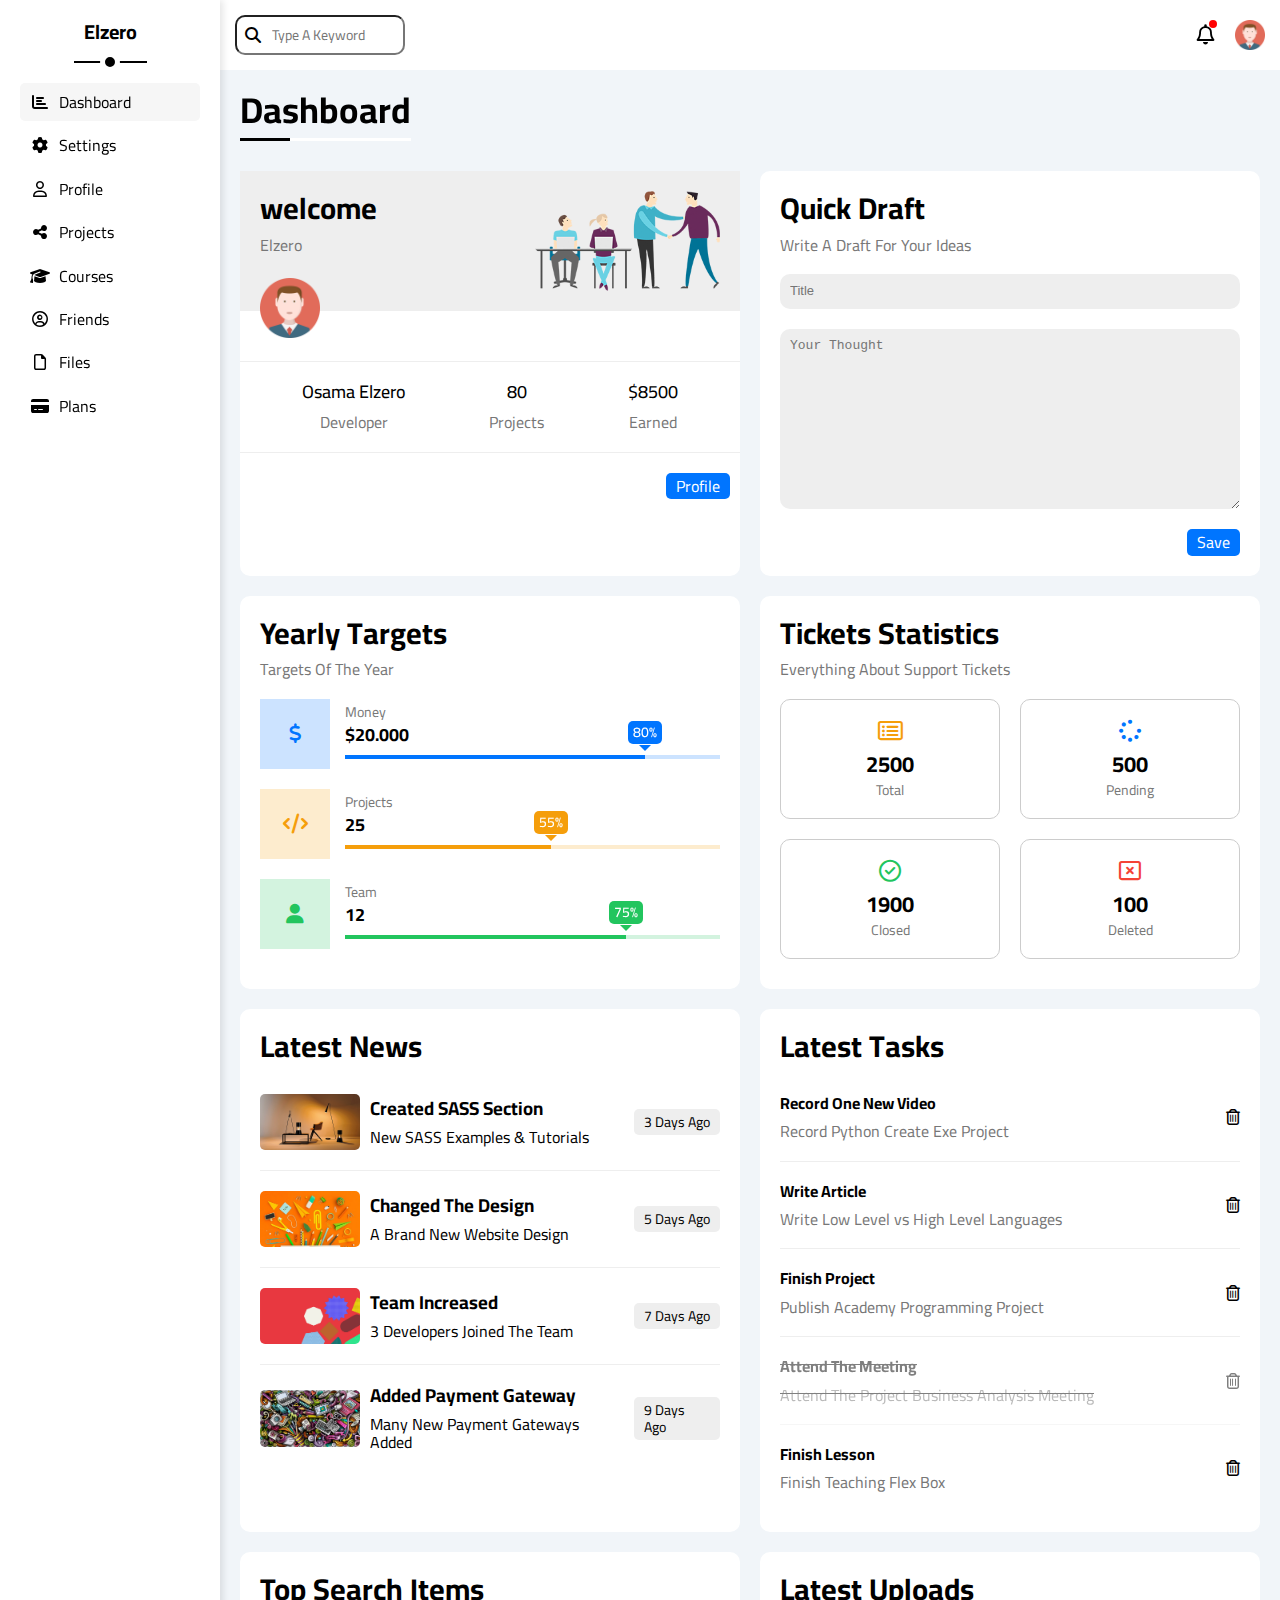
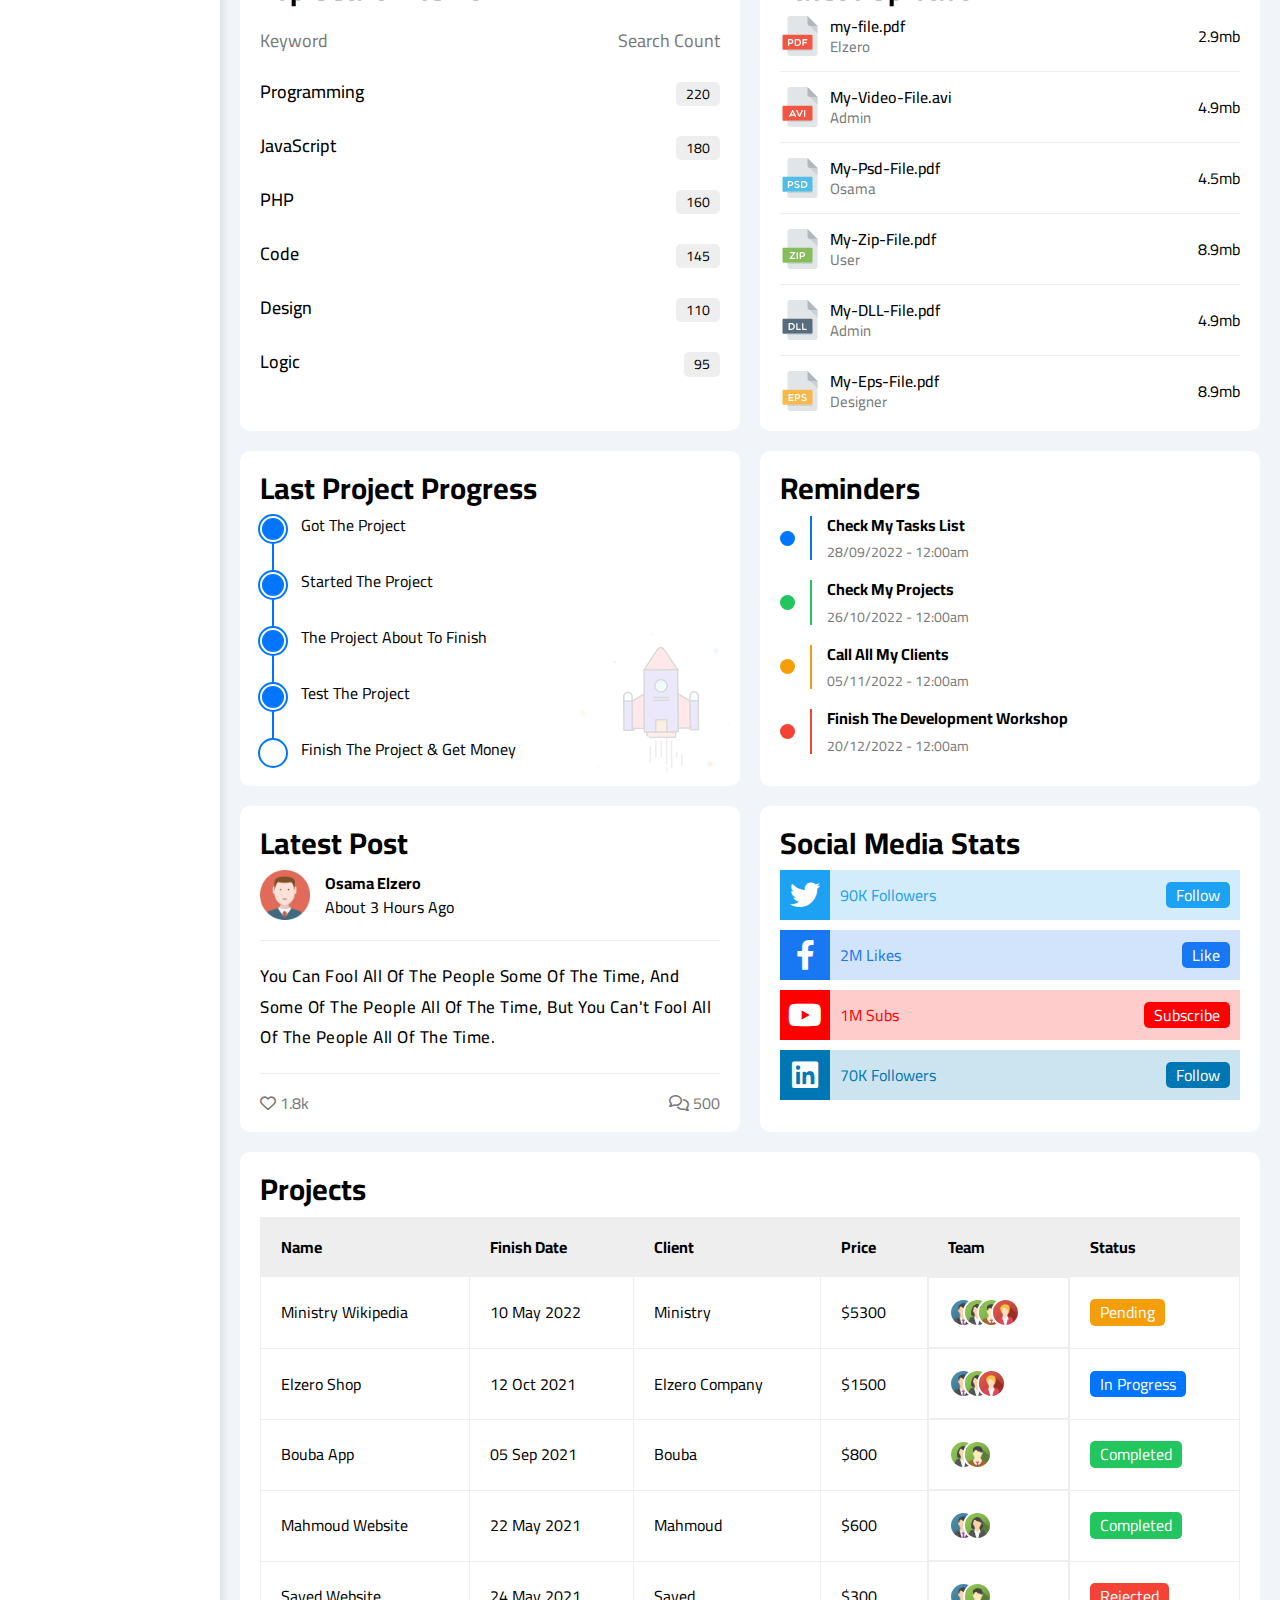
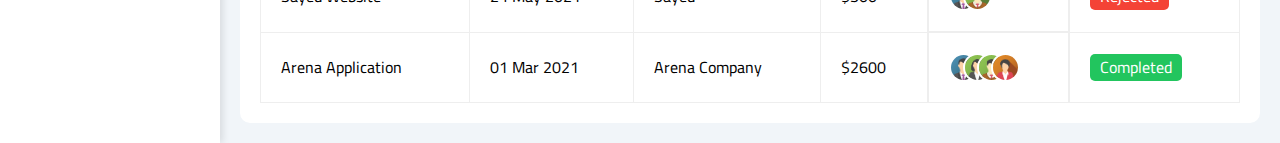
<file: index.html>
<!DOCTYPE html>
<html lang="en">
	<head>
		<meta charset="UTF-8" />
		<meta name="viewport" content="width=device-width, initial-scale=1.0" />
		<title>Dashboard</title>
		<!-- Google Fonts -->
		<link rel="preconnect" href="https://fonts.googleapis.com" />
		<link rel="preconnect" href="https://fonts.gstatic.com" crossorigin />
		<link
			href="https://fonts.googleapis.com/css2?family=Cairo:wght@400;500;700;800&display=swap"
			rel="stylesheet"
		/>
		<!-- Font Awesome -->
		<link rel="stylesheet" href="css/all.min.css" />
		<!-- Render Page Elements Normally -->
		<link rel="stylesheet" href="css/normalize.css" />
		<!-- Style apply for all pages -->
		<link rel="stylesheet" href="css/common.css" />
		<!-- Main Page CSS -->
		<link rel="stylesheet" href="css/index.css" />
	</head>
	<body>
		<div class="page">
			<!-- Aside -->
			<aside>
				<div class="logo">Elzero</div>
				<ul class="aside__links">
					<li class="active">
						<a href="index.html">
							<i class="fa-solid fa-chart-bar"></i>
							<span class="mobile-none">Dashboard</span>
						</a>
					</li>
					<li>
						<a href="settings.html">
							<i class="fa-solid fa-gear"></i>
							<span class="mobile-none">Settings</span>
						</a>
					</li>
					<li>
						<a href="profile.html">
							<i class="fa-regular fa-user"></i>
							<span class="mobile-none">Profile</span>
						</a>
					</li>
					<li>
						<a href="projects.html">
							<i class="fa-solid fa-share-nodes"></i>
							<span class="mobile-none">Projects</span>
						</a>
					</li>
					<li>
						<a href="courses.html">
							<i class="fa-solid fa-graduation-cap"></i>
							<span class="mobile-none">Courses</span>
						</a>
					</li>
					<li>
						<a href="friends.html">
							<i class="fa-regular fa-circle-user"></i>
							<span class="mobile-none">Friends</span>
						</a>
					</li>
					<li>
						<a href="files.html">
							<i class="fa-regular fa-file"></i>
							<span class="mobile-none">Files</span>
						</a>
					</li>
					<li>
						<a href="plans.html">
							<i class="fa-solid fa-credit-card"></i>
							<span class="mobile-none">Plans</span>
						</a>
					</li>
				</ul>
			</aside>
			<!-- Aside -->
			<div class="page__content">
				<!-- Header  -->
				<header class="header">
					<div class="header__search">
						<input
							type="search"
							name="search"
							id="searchInput"
							placeholder="Type A Keyword"
							class="header__search-input"
						/>
					</div>
					<i class="header__notification fa-regular fa-bell"></i>
					<img
						src="images/avatar.png"
						alt="logo"
						class="header__profile"
					/>
				</header>
				<!-- Header  -->
				<!-- Main -->
				<main>
					<h1 class="main-title">Dashboard</h1>
					<div class="main-content">
						<!-- Welcome -->
						<div class="welcome section">
							<div class="welcome__header">
								<div class="text">
									<h2 class="section-title">welcome</h2>
									<p class="section-subtitle">Elzero</p>
								</div>
								<img
									class="welcome__image mobile-none"
									src="images/welcome.png"
									alt=""
								/>
								<div class="image-circle">
									<img src="images/avatar.png" alt="" />
								</div>
							</div>
							<div class="welcome__stats">
								<div class="developer">
									<p class="value">Osama Elzero</p>
									<p class="property">Developer</p>
								</div>
								<div class="projects">
									<p class="value">80</p>
									<p class="property">Projects</p>
								</div>
								<div class="earned">
									<p class="value">$8500</p>
									<p class="property">Earned</p>
								</div>
							</div>
							<a
								class="welcome__profile-btn btn"
								href="profile.html"
							>
								Profile
							</a>
						</div>
						<!-- Welcome -->
						<!-- Quick Draft -->
						<div class="quick-draft section">
							<h2 class="section-title">Quick Draft</h2>
							<p class="section-subtitle">
								Write A Draft For Your Ideas
							</p>
							<form class="quick-draft__form" action="">
								<input
									class="quick-draft__title-input"
									type="text"
									name="title"
									placeholder="Title"
								/>
								<textarea
									class="quick-draft__thought-input"
									name="thought"
									placeholder="Your Thought"
								></textarea>
								<input
									class="quick-draft__submit-btn btn"
									type="submit"
									value="Save"
								/>
							</form>
						</div>
						<!-- Quick Draft -->
						<!-- Yearly Targets -->
						<div class="targets section">
							<h2 class="section-title">Yearly Targets</h2>
							<p class="section-subtitle">Targets Of The Year</p>
							<div class="targets__show">
								<div class="targets__target money">
									<i
										class="fa-solid fa-dollar-sign target__icon"
									></i>
									<div class="target__info">
										<p class="target__category">Money</p>
										<p class="target__value">$20.000</p>
										<div class="target__progress-bar">
											<div
												class="target__progress"
												style="width: 80%"
												data-progress="80%"
											></div>
										</div>
									</div>
								</div>
								<div class="targets__target projects">
									<i
										class="fa-solid fa-code target__icon"
									></i>
									<div class="target__info">
										<p class="target__category">Projects</p>
										<p class="target__value">25</p>
										<div class="target__progress-bar">
											<div
												class="target__progress"
												style="width: 55%"
												data-progress="55%"
											></div>
										</div>
									</div>
								</div>
								<div class="targets__target team">
									<i
										class="fa-solid fa-user target__icon"
									></i>
									<div class="target__info">
										<p class="target__category">Team</p>
										<p class="target__value">12</p>
										<div class="target__progress-bar">
											<div
												class="target__progress"
												style="width: 75%"
												data-progress="75%"
											></div>
										</div>
									</div>
								</div>
							</div>
						</div>
						<!-- Yearly Targets -->
						<!-- Stats -->
						<div class="stats section">
							<h2 class="section-title">Tickets Statistics</h2>
							<p class="section-subtitle">
								Everything About Support Tickets
							</p>
							<div class="stats__content">
								<div class="stats__stat total">
									<i
										class="fa-regular fa-rectangle-list stat__icon"
									></i>
									<p class="stat__value">2500</p>
									<p class="stat__category">Total</p>
								</div>
								<div class="stats__stat pending">
									<i
										class="fa-solid fa-spinner stat__icon"
									></i>
									<p class="stat__value">500</p>
									<p class="stat__category">Pending</p>
								</div>
								<div class="stats__stat closed">
									<i
										class="fa-regular fa-circle-check stat__icon"
									></i>
									<p class="stat__value">1900</p>
									<p class="stat__category">Closed</p>
								</div>
								<div class="stats__stat deleted">
									<i
										class="fa-regular fa-rectangle-xmark stat__icon"
									></i>
									<p class="stat__value">100</p>
									<p class="stat__category">Deleted</p>
								</div>
							</div>
						</div>
						<!-- Stats -->
						<!-- News -->
						<div class="news section">
							<h2 class="section-title">Latest News</h2>
							<div class="news__content">
								<article class="news__article">
									<img
										class="news__article-image"
										src="images/news-01.png"
										alt="office"
									/>
									<div class="text">
										<h3 class="news__article-title">
											Created SASS Section
										</h3>
										<p class="news__article-details">
											New SASS Examples & Tutorials
										</p>
									</div>
									<div class="news__article-date">
										3 Days Ago
									</div>
								</article>
								<article class="news__article">
									<img
										class="news__article-image"
										src="images/news-02.png"
										alt="drawing tools"
									/>
									<div class="text">
										<h3 class="news__article-title">
											Changed The Design
										</h3>
										<p class="news__article-details">
											A Brand New Website Design
										</p>
									</div>
									<div class="news__article-date">
										5 Days Ago
									</div>
								</article>
								<article class="news__article">
									<img
										class="news__article-image"
										src="images/news-03.png"
										alt="shapes"
									/>
									<div class="text">
										<h3 class="news__article-title">
											Team Increased
										</h3>
										<p class="news__article-details">
											3 Developers Joined The Team
										</p>
									</div>
									<div class="news__article-date">
										7 Days Ago
									</div>
								</article>
								<article class="news__article">
									<img
										class="news__article-image"
										src="images/news-04.png"
										alt="electronics"
									/>
									<div class="text">
										<h3 class="news__article-title">
											Added Payment Gateway
										</h3>
										<p class="news__article-details">
											Many New Payment Gateways Added
										</p>
									</div>
									<div class="news__article-date">
										9 Days Ago
									</div>
								</article>
							</div>
						</div>
						<!-- News -->
						<!-- Tasks -->
						<div class="tasks section">
							<h2 class="section-title">Latest Tasks</h2>
							<div class="tasks__content">
								<div class="tasks__task">
									<div class="tasks__task-text">
										<h3 class="tasks__task-title">
											Record One New Video
										</h3>
										<p class="tasks__task-description">
											Record Python Create Exe Project
										</p>
									</div>
									<i
										class="fa-regular fa-trash-can tasks__task-delete-icon"
									></i>
								</div>
								<div class="tasks__task">
									<div class="tasks__task-text">
										<h3 class="tasks__task-title">
											Write Article
										</h3>
										<p class="tasks__task-description">
											Write Low Level vs High Level
											Languages
										</p>
									</div>
									<i
										class="fa-regular fa-trash-can tasks__task-delete-icon"
									></i>
								</div>
								<div class="tasks__task">
									<div class="tasks__task-text">
										<h3 class="tasks__task-title">
											Finish Project
										</h3>
										<p class="tasks__task-description">
											Publish Academy Programming Project
										</p>
									</div>
									<i
										class="fa-regular fa-trash-can tasks__task-delete-icon"
									></i>
								</div>
								<div class="tasks__task deleted">
									<div class="tasks__task-text">
										<h3 class="tasks__task-title">
											Attend The Meeting
										</h3>
										<p class="tasks__task-description">
											Attend The Project Business Analysis
											Meeting
										</p>
									</div>
									<i
										class="fa-regular fa-trash-can tasks__task-delete-icon"
									></i>
								</div>
								<div class="tasks__task">
									<div class="tasks__task-text">
										<h3 class="tasks__task-title">
											Finish Lesson
										</h3>
										<p class="tasks__task-description">
											Finish Teaching Flex Box
										</p>
									</div>
									<i
										class="fa-regular fa-trash-can tasks__task-delete-icon"
									></i>
								</div>
							</div>
						</div>
						<!-- Tasks -->
						<!-- Top Search -->
						<div class="top-search section">
							<h2 class="section-title">Top Search Items</h2>
							<div class="top-search__header top-search__row">
								<div class="top-search__header-title">
									Keyword
								</div>
								<div class="top-search__header-title">
									Search Count
								</div>
							</div>
							<div class="top-search__row">
								<div class="top-search__row-property">
									Programming
								</div>
								<div class="top-search__row-value">220</div>
							</div>
							<div class="top-search__row">
								<div class="top-search__row-property">
									JavaScript
								</div>
								<div class="top-search__row-value">180</div>
							</div>
							<div class="top-search__row">
								<div class="top-search__row-property">PHP</div>
								<div class="top-search__row-value">160</div>
							</div>
							<div class="top-search__row">
								<div class="top-search__row-property">Code</div>
								<div class="top-search__row-value">145</div>
							</div>
							<div class="top-search__row">
								<div class="top-search__row-property">
									Design
								</div>
								<div class="top-search__row-value">110</div>
							</div>
							<div class="top-search__row">
								<div class="top-search__row-property">
									Logic
								</div>
								<div class="top-search__row-value">95</div>
							</div>
						</div>
						<!-- Top Search -->
						<!-- Upload -->
						<div class="upload section">
							<h2 class="section-title">Latest Uploads</h2>
							<div class="upload__file">
								<!-- File -->
								<img
									class="upload__file-image"
									src="images/pdf.svg"
									alt=""
								/>
								<div class="upload__file-text">
									<div class="upload__file-name">
										my-file.pdf
									</div>
									<div class="upload__file-author">
										Elzero
									</div>
								</div>
								<div class="upload__file-size">2.9mb</div>
							</div>
							<div class="upload__file">
								<!-- File -->
								<img
									class="upload__file-image"
									src="images/avi.svg"
									alt="avi"
								/>
								<div class="upload__file-text">
									<div class="upload__file-name">
										My-Video-File.avi
									</div>
									<div class="upload__file-author">Admin</div>
								</div>
								<div class="upload__file-size">4.9mb</div>
							</div>
							<div class="upload__file">
								<!-- File -->
								<img
									class="upload__file-image"
									src="images/psd.svg"
									alt=""
								/>
								<div class="upload__file-text">
									<div class="upload__file-name">
										My-Psd-File.pdf
									</div>
									<div class="upload__file-author">Osama</div>
								</div>
								<div class="upload__file-size">4.5mb</div>
							</div>
							<div class="upload__file">
								<!-- File -->
								<img
									class="upload__file-image"
									src="images/zip.svg"
									alt=""
								/>
								<div class="upload__file-text">
									<div class="upload__file-name">
										My-Zip-File.pdf
									</div>
									<div class="upload__file-author">User</div>
								</div>
								<div class="upload__file-size">8.9mb</div>
							</div>
							<div class="upload__file">
								<!-- File -->
								<img
									class="upload__file-image"
									src="images/dll.svg"
									alt=""
								/>
								<div class="upload__file-text">
									<div class="upload__file-name">
										My-DLL-File.pdf
									</div>
									<div class="upload__file-author">Admin</div>
								</div>
								<div class="upload__file-size">4.9mb</div>
							</div>
							<div class="upload__file">
								<!-- File -->
								<img
									class="upload__file-image"
									src="images/eps.svg"
									alt=""
								/>
								<div class="upload__file-text">
									<div class="upload__file-name">
										My-Eps-File.pdf
									</div>
									<div class="upload__file-author">
										Designer
									</div>
								</div>
								<div class="upload__file-size">8.9mb</div>
							</div>
						</div>
						<!-- Upload -->
						<!-- Progress -->
						<div class="progress section">
							<h2 class="section-title">Last Project Progress</h2>
							<div class="progress__content">
								<div class="progress__step finished">
									<div class="progress__circle"></div>
									Got The Project
								</div>
								<div class="progress__step finished">
									<div class="progress__circle"></div>
									Started The Project
								</div>
								<div class="progress__step finished">
									<div class="progress__circle"></div>
									The Project About To Finish
								</div>
								<div class="progress__step current">
									<div class="progress__circle"></div>
									Test The Project
								</div>
								<div class="progress__step">
									<div class="progress__circle"></div>
									Finish The Project & Get Money
								</div>
								<img
									class="progress__image mobile-none"
									src="images/project.png"
									alt="rocket"
								/>
							</div>
						</div>
						<!-- Progress -->
						<!-- Reminders -->
						<div class="reminders section">
							<h2 class="section-title">Reminders</h2>
							<div class="reminders__content">
								<div class="reminders__reminder c-var-blue">
									<div class="reminder__circle bg-var"></div>
									<div class="reminder__line bg-var"></div>
									<div class="reminder__text">
										<div class="reminder__title">
											Check My Tasks List
										</div>
										<div class="reminder__time">
											28/09/2022 - 12:00am
										</div>
									</div>
								</div>
								<div class="reminders__reminder c-var-green">
									<div class="reminder__circle bg-var"></div>
									<div class="reminder__line bg-var"></div>
									<div class="reminder__text">
										<div class="reminder__title">
											Check My Projects
										</div>
										<div class="reminder__time">
											26/10/2022 - 12:00am
										</div>
									</div>
								</div>
								<div class="reminders__reminder c-var-yellow">
									<div class="reminder__circle bg-var"></div>
									<div class="reminder__line bg-var"></div>
									<div class="reminder__text">
										<div class="reminder__title">
											Call All My Clients
										</div>
										<div class="reminder__time">
											05/11/2022 - 12:00am
										</div>
									</div>
								</div>
								<div class="reminders__reminder c-var-red">
									<div class="reminder__circle bg-var"></div>
									<div class="reminder__line bg-var"></div>
									<div class="reminder__text">
										<div class="reminder__title">
											Finish The Development Workshop
										</div>
										<div class="reminder__time">
											20/12/2022 - 12:00am
										</div>
									</div>
								</div>
							</div>
						</div>
						<!-- Reminders -->
						<!-- Latest Post -->
						<div class="latest-post section">
							<h2 class="section-title">Latest Post</h2>
							<div class="latest-post__author">
								<img
									class="latest-post__author-image"
									src="images/avatar.png"
									alt=""
								/>
								<div class="latest-post__author-info">
									<div class="latest-post__author-name">
										Osama Elzero
									</div>
									<div class="latest-post__time">
										About 3 Hours Ago
									</div>
								</div>
							</div>
							<div class="latest-post__text">
								You Can Fool All Of The People Some Of The Time,
								And Some Of The People All Of The Time, But You
								Can't Fool All Of The People All Of The Time.
							</div>
							<div class="latest-post__stats">
								<span class="latest-post__stats-hearts">
									<i class="far fa-heart"></i>
									1.8k
								</span>
								<span class="latest-post__stats-comments">
									<i class="fa-regular fa-comments"></i>
									500
								</span>
							</div>
						</div>
						<!-- Latest Post -->
						<!-- Social Stats -->
						<div class="social-stats section">
							<h2 class="section-title">Social Media Stats</h2>
							<div class="social-stats__content">
								<div class="social-stats__stat twitter">
									<i
										class="fab fa-twitter social-stats__stat-icon"
									></i>
									<div class="social-stats__stat-number">
										90K Followers
									</div>
									<a
										href="#"
										class="social-stats__stat-btn btn bg-var"
									>
										Follow
									</a>
								</div>
								<div class="social-stats__stat facebook">
									<i
										class="fab fa-facebook-f social-stats__stat-icon"
									></i>
									<div class="social-stats__stat-number">
										2M Likes
									</div>
									<a
										href="#"
										class="social-stats__stat-btn btn bg-var"
									>
										Like
									</a>
								</div>
								<div class="social-stats__stat youtube">
									<i
										class="fab fa-youtube social-stats__stat-icon"
									></i>
									<div class="social-stats__stat-number">
										1M Subs
									</div>
									<a
										href="#"
										class="social-stats__stat-btn btn bg-var"
									>
										Subscribe
									</a>
								</div>
								<div class="social-stats__stat linkedin">
									<i
										class="fab fa-linkedin social-stats__stat-icon"
									></i>
									<div class="social-stats__stat-number">
										70K Followers
									</div>
									<a
										href="#"
										class="social-stats__stat-btn btn bg-var"
									>
										Follow
									</a>
								</div>
							</div>
						</div>
						<!-- Social Stats -->
					</div>
					<!-- Projects -->
					<div class="projects section">
						<h2 class="section-title">Projects</h2>
						<div class="projects__content">
							<table class="projects__table">
								<thead>
									<tr>
										<th>Name</th>
										<th>Finish Date</th>
										<th>Client</th>
										<th>Price</th>
										<th>Team</th>
										<th>Status</th>
									</tr>
								</thead>
								<tbody>
									<tr>
										<td>Ministry Wikipedia</td>
										<td>10 May 2022</td>
										<td>Ministry</td>
										<td>$5300</td>
										<td class="project-team">
											<img
												src="images/team-01.png"
												alt=""
											/>
											<img
												src="images/team-02.png"
												alt=""
											/>
											<img
												src="images/team-03.png"
												alt=""
											/>
											<img
												src="images/team-05.png"
												alt=""
											/>
										</td>
										<td>
											<div
												class="project-state bg-var pending btn"
											></div>
										</td>
									</tr>
									<tr>
										<td>Elzero Shop</td>
										<td>12 Oct 2021</td>
										<td>Elzero Company</td>
										<td>$1500</td>
										<td class="project-team">
											<img
												src="images/team-01.png"
												alt=""
											/>
											<img
												src="images/team-02.png"
												alt=""
											/>
											<img
												src="images/team-05.png"
												alt=""
											/>
										</td>
										<td>
											<div
												class="project-state bg-var in-progress btn"
											></div>
										</td>
									</tr>
									<tr>
										<td>Bouba App</td>
										<td>05 Sep 2021</td>
										<td>Bouba</td>
										<td>$800</td>
										<td class="project-team">
											<img
												src="images/team-02.png"
												alt=""
											/>
											<img
												src="images/team-03.png"
												alt=""
											/>
										</td>
										<td>
											<div
												class="project-state bg-var completed btn"
											></div>
										</td>
									</tr>
									<tr>
										<td>Mahmoud Website</td>
										<td>22 May 2021</td>
										<td>Mahmoud</td>
										<td>$600</td>
										<td class="project-team">
											<img
												src="images/team-01.png"
												alt=""
											/>
											<img
												src="images/team-02.png"
												alt=""
											/>
										</td>
										<td>
											<div
												class="project-state bg-var completed btn"
											></div>
										</td>
									</tr>
									<tr>
										<td>Sayed Website</td>
										<td>24 May 2021</td>
										<td>Sayed</td>
										<td>$300</td>
										<td class="project-team">
											<img
												src="images/team-01.png"
												alt=""
											/>
											<img
												src="images/team-03.png"
												alt=""
											/>
										</td>
										<td>
											<div
												class="project-state bg-var rejected btn"
											></div>
										</td>
									</tr>
									<tr>
										<td>Arena Application</td>
										<td>01 Mar 2021</td>
										<td>Arena Company</td>
										<td>$2600</td>
										<td class="project-team">
											<img
												src="images/team-01.png"
												alt=""
											/>
											<img
												src="images/team-02.png"
												alt=""
											/>
											<img
												src="images/team-03.png"
												alt=""
											/>
											<img
												src="images/team-04.png"
												alt=""
											/>
										</td>
										<td>
											<div
												class="project-state bg-var completed btn"
											></div>
										</td>
									</tr>
								</tbody>
							</table>
						</div>
					</div>
					<!-- Projects -->
				</main>
				<!-- Main -->
			</div>
		</div>
	</body>
</html>
</file>
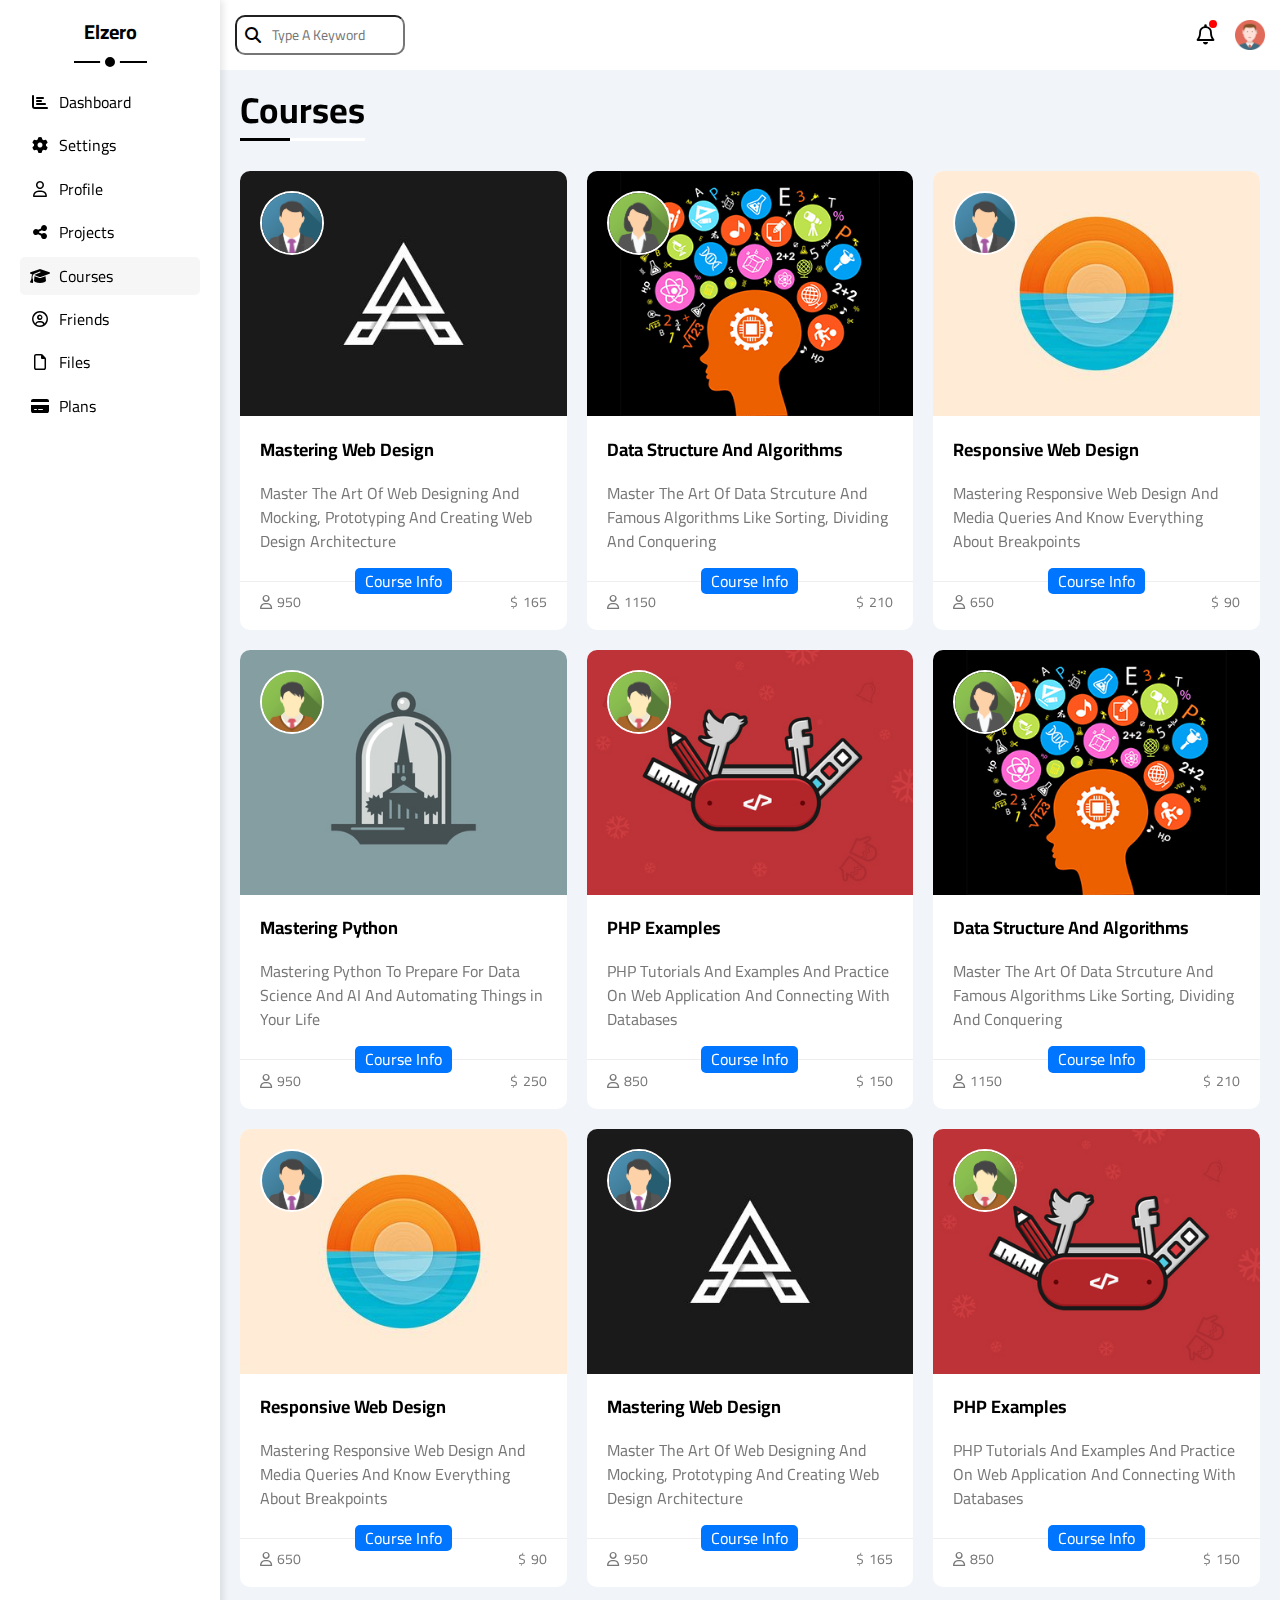
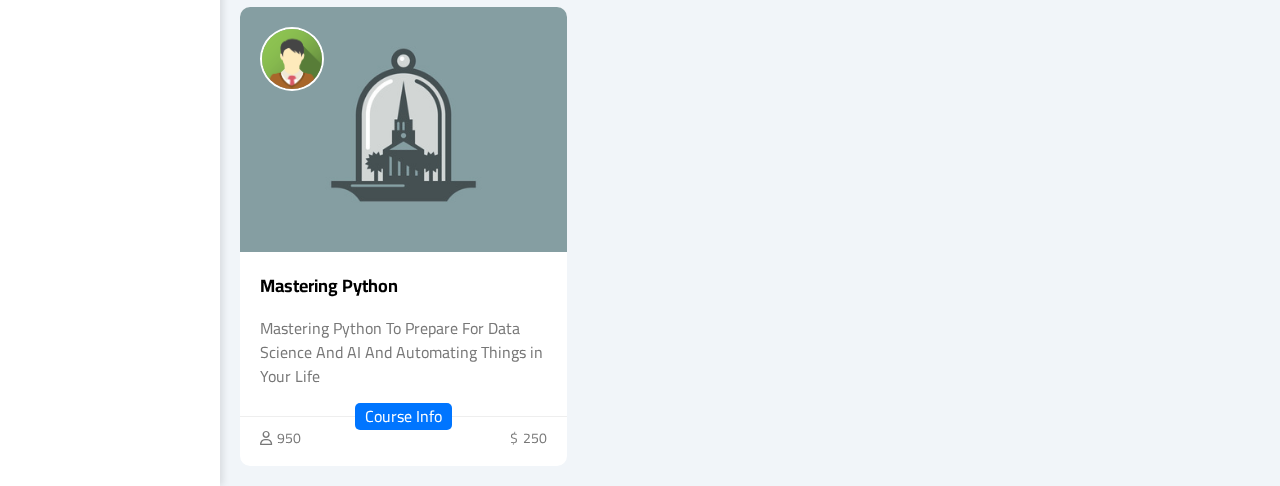
<file: courses.html>
<!DOCTYPE html>
<html lang="en">
	<head>
		<meta charset="UTF-8" />
		<meta name="viewport" content="width=device-width, initial-scale=1.0" />
		<title>Courses</title>
		<!-- Google Fonts -->
		<link rel="preconnect" href="https://fonts.googleapis.com" />
		<link rel="preconnect" href="https://fonts.gstatic.com" crossorigin />
		<link
			href="https://fonts.googleapis.com/css2?family=Cairo:wght@400;500;700;800&display=swap"
			rel="stylesheet"
		/>
		<!-- Font Awesome -->
		<link rel="stylesheet" href="css/all.min.css" />
		<!-- Render Page Elements Normally -->
		<link rel="stylesheet" href="css/normalize.css" />
		<!-- Style apply for all pages -->
		<link rel="stylesheet" href="css/common.css" />
		<!-- Main Page CSS -->
		<link rel="stylesheet" href="css/cources.css" />
	</head>
	<body>
		<div class="page">
			<!-- Aside -->
			<aside>
				<div class="logo">Elzero</div>
				<ul class="aside__links">
					<li>
						<a href="index.html">
							<i class="fa-solid fa-chart-bar"></i>
							<span class="mobile-none">Dashboard</span>
						</a>
					</li>
					<li>
						<a href="settings.html">
							<i class="fa-solid fa-gear"></i>
							<span class="mobile-none">Settings</span>
						</a>
					</li>
					<li>
						<a href="profile.html">
							<i class="fa-regular fa-user"></i>
							<span class="mobile-none">Profile</span>
						</a>
					</li>
					<li>
						<a href="projects.html">
							<i class="fa-solid fa-share-nodes"></i>
							<span class="mobile-none">Projects</span>
						</a>
					</li>
					<li class="active">
						<a href="courses.html">
							<i class="fa-solid fa-graduation-cap"></i>
							<span class="mobile-none">Courses</span>
						</a>
					</li>
					<li>
						<a href="friends.html">
							<i class="fa-regular fa-circle-user"></i>
							<span class="mobile-none">Friends</span>
						</a>
					</li>
					<li>
						<a href="files.html">
							<i class="fa-regular fa-file"></i>
							<span class="mobile-none">Files</span>
						</a>
					</li>
					<li>
						<a href="plans.html">
							<i class="fa-solid fa-credit-card"></i>
							<span class="mobile-none">Plans</span>
						</a>
					</li>
				</ul>
			</aside>
			<div class="page__content">
				<!-- Header  -->
				<header class="header">
					<div class="header__search">
						<input
							type="search"
							name="search"
							id="searchInput"
							placeholder="Type A Keyword"
							class="header__search-input"
						/>
					</div>
					<i class="header__notification fa-regular fa-bell"></i>
					<img
						src="images/avatar.png"
						alt="logo"
						class="header__profile"
					/>
				</header>
				<!-- Header  -->
				<!-- Main -->
				<main>
					<h1 class="main-title">Courses</h1>
					<div class="main-content">
						<div class="box section">
							<img
								class="course-image"
								src="images/course-01.jpg"
								alt=""
							/>
							<div class="text">
								<h2 class="course-title">
									Mastering Web Design
								</h2>
								<p class="course-description">
									Master The Art Of Web Designing And Mocking,
									Prototyping And Creating Web Design
									Architecture
								</p>
								<div class="info-holder">
									<div class="course-info btn">
										Course Info
									</div>
								</div>
								<div class="course-stats">
									<div class="sells">950</div>
									<div class="price">165</div>
								</div>
							</div>
							<img
								class="course-author"
								src="images/team-01.png"
								alt=""
							/>
						</div>
						<div class="box section">
							<img
								class="course-image"
								src="images/course-02.jpg"
								alt=""
							/>
							<div class="text">
								<h2 class="course-title">
									Data Structure And Algorithms
								</h2>
								<p class="course-description">
									Master The Art Of Data Strcuture And Famous
									Algorithms Like Sorting, Dividing And
									Conquering
								</p>
								<div class="info-holder">
									<div class="course-info btn">
										Course Info
									</div>
								</div>
								<div class="course-stats">
									<div class="sells">1150</div>
									<div class="price">210</div>
								</div>
							</div>
							<img
								class="course-author"
								src="images/team-02.png"
								alt=""
							/>
						</div>
						<div class="box section">
							<img
								class="course-image"
								src="images/course-03.jpg"
								alt=""
							/>
							<div class="text">
								<h2 class="course-title">
									Responsive Web Design
								</h2>
								<p class="course-description">
									Mastering Responsive Web Design And Media
									Queries And Know Everything About
									Breakpoints
								</p>
								<div class="info-holder">
									<div class="course-info btn">
										Course Info
									</div>
								</div>
								<div class="course-stats">
									<div class="sells">650</div>
									<div class="price">90</div>
								</div>
							</div>
							<img
								class="course-author"
								src="images/team-01.png"
								alt=""
							/>
						</div>
						<div class="box section">
							<img
								class="course-image"
								src="images/course-04.jpg"
								alt=""
							/>
							<div class="text">
								<h2 class="course-title">Mastering Python</h2>
								<p class="course-description">
									Mastering Python To Prepare For Data Science
									And AI And Automating Things in Your Life
								</p>
								<div class="info-holder">
									<div class="course-info btn">
										Course Info
									</div>
								</div>
								<div class="course-stats">
									<div class="sells">950</div>
									<div class="price">250</div>
								</div>
							</div>
							<img
								class="course-author"
								src="images/team-03.png"
								alt=""
							/>
						</div>
						<div class="box section">
							<img
								class="course-image"
								src="images/course-05.jpg"
								alt=""
							/>
							<div class="text">
								<h2 class="course-title">PHP Examples</h2>
								<p class="course-description">
									PHP Tutorials And Examples And Practice On
									Web Application And Connecting With
									Databases
								</p>
								<div class="info-holder">
									<div class="course-info btn">
										Course Info
									</div>
								</div>
								<div class="course-stats">
									<div class="sells">850</div>
									<div class="price">150</div>
								</div>
							</div>
							<img
								class="course-author"
								src="images/team-03.png"
								alt=""
							/>
						</div>
						<div class="box section">
							<img
								class="course-image"
								src="images/course-02.jpg"
								alt=""
							/>
							<div class="text">
								<h2 class="course-title">
									Data Structure And Algorithms
								</h2>
								<p class="course-description">
									Master The Art Of Data Strcuture And Famous
									Algorithms Like Sorting, Dividing And
									Conquering
								</p>
								<div class="info-holder">
									<div class="course-info btn">
										Course Info
									</div>
								</div>
								<div class="course-stats">
									<div class="sells">1150</div>
									<div class="price">210</div>
								</div>
							</div>
							<img
								class="course-author"
								src="images/team-02.png"
								alt=""
							/>
						</div>
						<div class="box section">
							<img
								class="course-image"
								src="images/course-03.jpg"
								alt=""
							/>
							<div class="text">
								<h2 class="course-title">
									Responsive Web Design
								</h2>
								<p class="course-description">
									Mastering Responsive Web Design And Media
									Queries And Know Everything About
									Breakpoints
								</p>
								<div class="info-holder">
									<div class="course-info btn">
										Course Info
									</div>
								</div>
								<div class="course-stats">
									<div class="sells">650</div>
									<div class="price">90</div>
								</div>
							</div>
							<img
								class="course-author"
								src="images/team-01.png"
								alt=""
							/>
						</div>
						<div class="box section">
							<img
								class="course-image"
								src="images/course-01.jpg"
								alt=""
							/>
							<div class="text">
								<h2 class="course-title">
									Mastering Web Design
								</h2>
								<p class="course-description">
									Master The Art Of Web Designing And Mocking,
									Prototyping And Creating Web Design
									Architecture
								</p>
								<div class="info-holder">
									<div class="course-info btn">
										Course Info
									</div>
								</div>
								<div class="course-stats">
									<div class="sells">950</div>
									<div class="price">165</div>
								</div>
							</div>
							<img
								class="course-author"
								src="images/team-01.png"
								alt=""
							/>
						</div>
						<div class="box section">
							<img
								class="course-image"
								src="images/course-05.jpg"
								alt=""
							/>
							<div class="text">
								<h2 class="course-title">PHP Examples</h2>
								<p class="course-description">
									PHP Tutorials And Examples And Practice On
									Web Application And Connecting With
									Databases
								</p>
								<div class="info-holder">
									<div class="course-info btn">
										Course Info
									</div>
								</div>
								<div class="course-stats">
									<div class="sells">850</div>
									<div class="price">150</div>
								</div>
							</div>
							<img
								class="course-author"
								src="images/team-03.png"
								alt=""
							/>
						</div>
						<div class="box section">
							<img
								class="course-image"
								src="images/course-04.jpg"
								alt=""
							/>
							<div class="text">
								<h2 class="course-title">Mastering Python</h2>
								<p class="course-description">
									Mastering Python To Prepare For Data Science
									And AI And Automating Things in Your Life
								</p>
								<div class="info-holder">
									<div class="course-info btn">
										Course Info
									</div>
								</div>
								<div class="course-stats">
									<div class="sells">950</div>
									<div class="price">250</div>
								</div>
							</div>
							<img
								class="course-author"
								src="images/team-03.png"
								alt=""
							/>
						</div>
					</div>
				</main>
				<!-- Main -->
			</div>
		</div>
	</body>
</html>
</file>
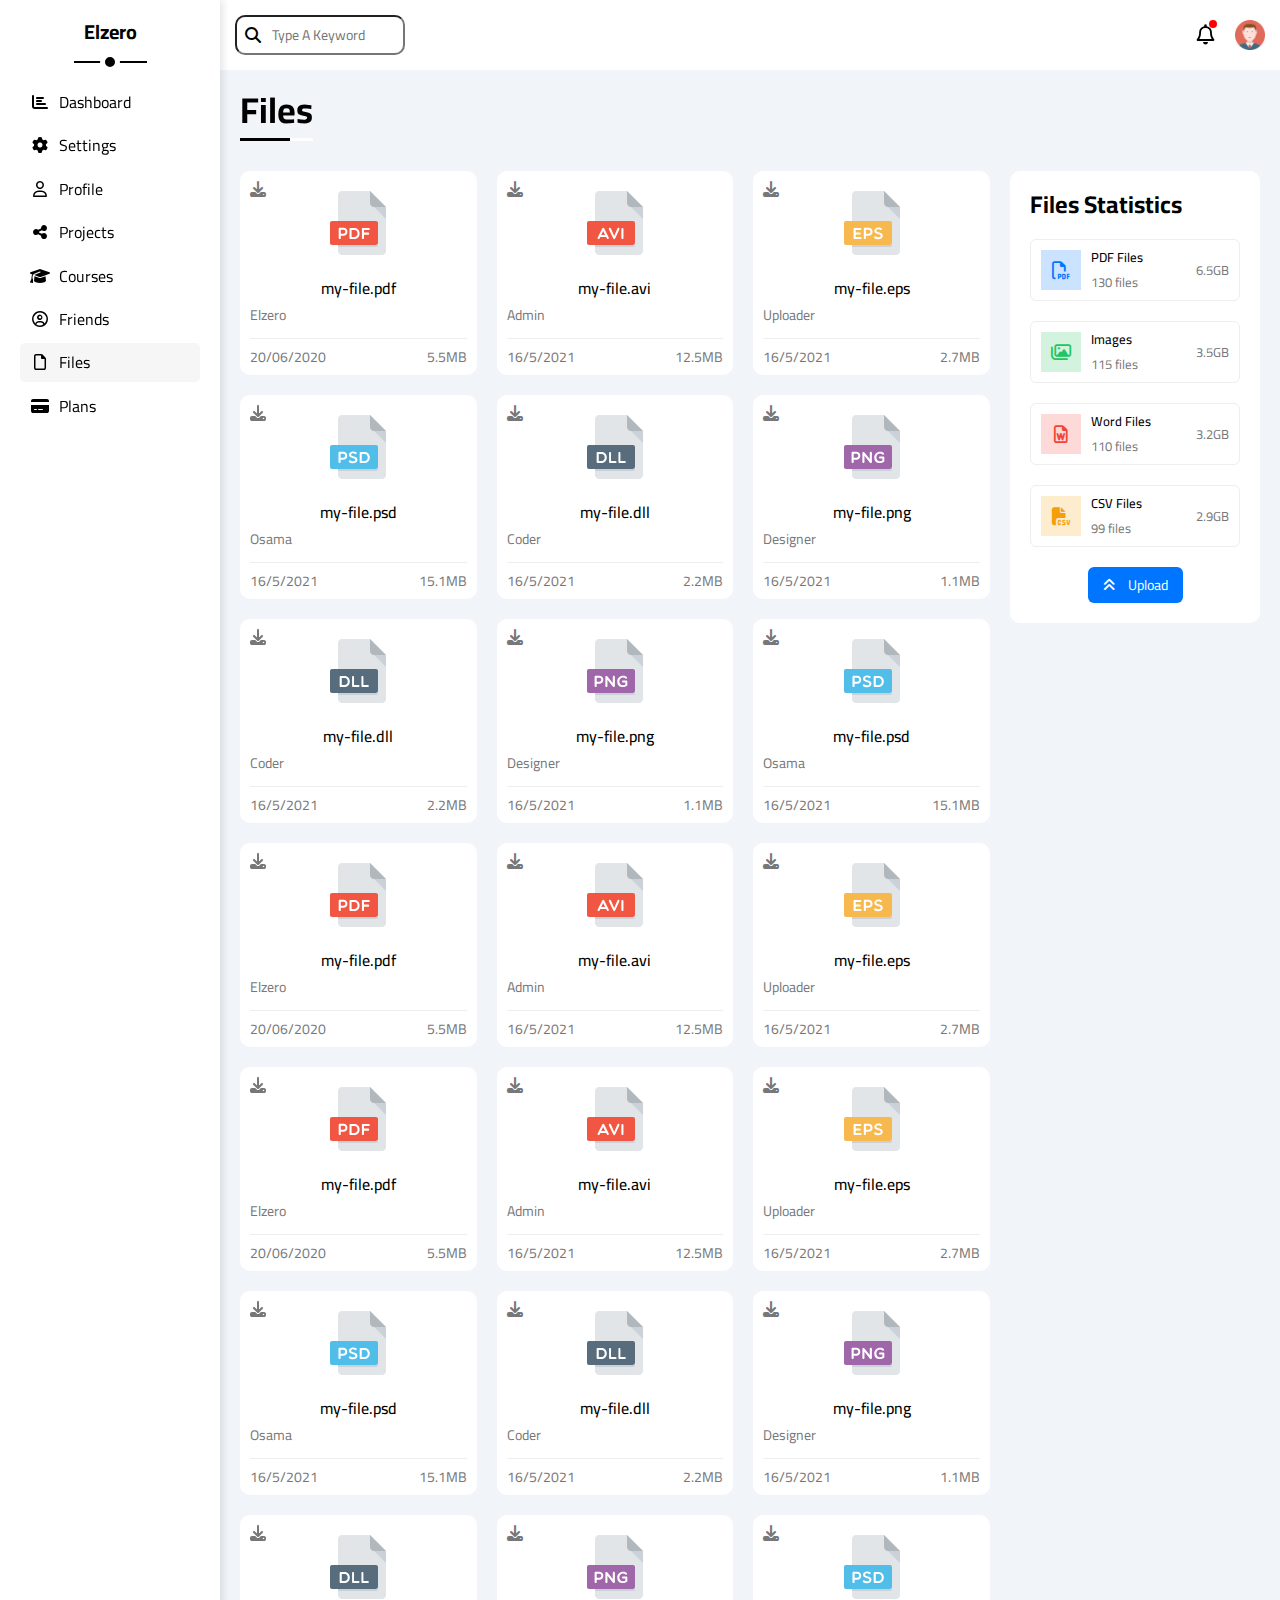
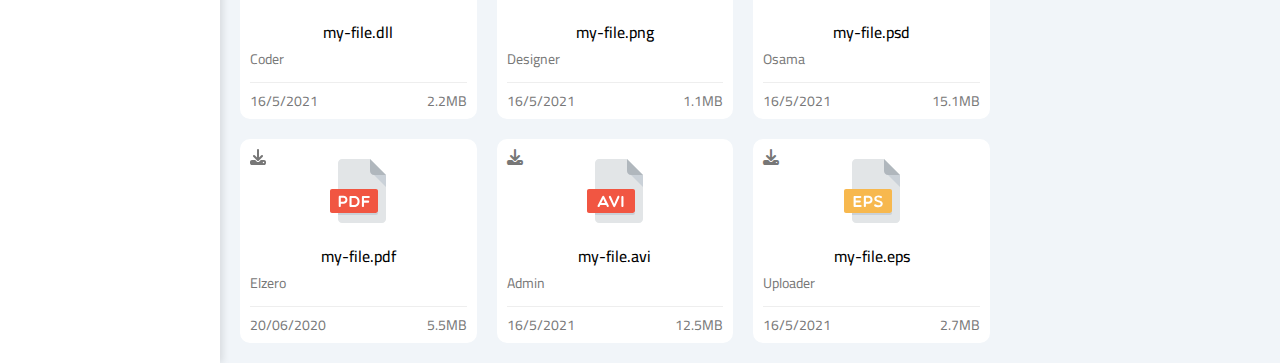
<file: files.html>
<!DOCTYPE html>
<html lang="en">
	<head>
		<meta charset="UTF-8" />
		<meta name="viewport" content="width=device-width, initial-scale=1.0" />
		<title>Files</title>
		<!-- Google Fonts -->
		<link rel="preconnect" href="https://fonts.googleapis.com" />
		<link rel="preconnect" href="https://fonts.gstatic.com" crossorigin />
		<link
			href="https://fonts.googleapis.com/css2?family=Cairo:wght@400;500;700;800&display=swap"
			rel="stylesheet"
		/>
		<!-- Font Awesome -->
		<link rel="stylesheet" href="css/all.min.css" />
		<!-- Render Page Elements Normally -->
		<link rel="stylesheet" href="css/normalize.css" />
		<!-- Style apply for all pages -->
		<link rel="stylesheet" href="css/common.css" />
		<!-- Main Page CSS -->
		<link rel="stylesheet" href="css/files.css" />
	</head>
	<body>
		<div class="page">
			<!-- Aside -->
			<aside>
				<div class="logo">Elzero</div>
				<ul class="aside__links">
					<li>
						<a href="index.html">
							<i class="fa-solid fa-chart-bar"></i>
							<span class="mobile-none">Dashboard</span>
						</a>
					</li>
					<li>
						<a href="settings.html">
							<i class="fa-solid fa-gear"></i>
							<span class="mobile-none">Settings</span>
						</a>
					</li>
					<li>
						<a href="profile.html">
							<i class="fa-regular fa-user"></i>
							<span class="mobile-none">Profile</span>
						</a>
					</li>
					<li>
						<a href="projects.html">
							<i class="fa-solid fa-share-nodes"></i>
							<span class="mobile-none">Projects</span>
						</a>
					</li>
					<li>
						<a href="courses.html">
							<i class="fa-solid fa-graduation-cap"></i>
							<span class="mobile-none">Courses</span>
						</a>
					</li>
					<li>
						<a href="friends.html">
							<i class="fa-regular fa-circle-user"></i>
							<span class="mobile-none">Friends</span>
						</a>
					</li>
					<li class="active">
						<a href="files.html">
							<i class="fa-regular fa-file"></i>
							<span class="mobile-none">Files</span>
						</a>
					</li>
					<li>
						<a href="plans.html">
							<i class="fa-solid fa-credit-card"></i>
							<span class="mobile-none">Plans</span>
						</a>
					</li>
				</ul>
			</aside>
			<div class="page__content">
				<!-- Header  -->
				<header class="header">
					<div class="header__search">
						<input
							type="search"
							name="search"
							id="searchInput"
							placeholder="Type A Keyword"
							class="header__search-input"
						/>
					</div>
					<i class="header__notification fa-regular fa-bell"></i>
					<img
						src="images/avatar.png"
						alt="logo"
						class="header__profile"
					/>
				</header>
				<!-- Header  -->
				<!-- Main -->
				<main>
					<h1 class="main-title">Files</h1>
					<div class="main-content">
						<div class="files">
							<div class="file section">
								<img
									class="file-image"
									src="images/pdf.svg"
									alt="pdf"
								/>
								<h2 class="file-name">my-file.pdf</h2>
								<div class="file-author">Elzero</div>
								<div class="info">
									<div class="date">20/06/2020</div>
									<div class="size">5.5MB</div>
								</div>
								<i class="fas fa-download download"></i>
							</div>
							<div class="file section">
								<img
									class="file-image"
									src="images/avi.svg"
									alt="avi"
								/>
								<h2 class="file-name">my-file.avi</h2>
								<div class="file-author">Admin</div>
								<div class="info">
									<div class="date">16/5/2021</div>
									<div class="size">12.5MB</div>
								</div>
								<i class="fas fa-download download"></i>
							</div>
							<div class="file section">
								<img
									class="file-image"
									src="images/eps.svg"
									alt="eps"
								/>
								<h2 class="file-name">my-file.eps</h2>
								<div class="file-author">Uploader</div>
								<div class="info">
									<div class="date">16/5/2021</div>
									<div class="size">2.7MB</div>
								</div>
								<i class="fas fa-download download"></i>
							</div>
							<div class="file section">
								<img
									class="file-image"
									src="images/psd.svg"
									alt="psd"
								/>
								<h2 class="file-name">my-file.psd</h2>
								<div class="file-author">Osama</div>
								<div class="info">
									<div class="date">16/5/2021</div>
									<div class="size">15.1MB</div>
								</div>
								<i class="fas fa-download download"></i>
							</div>
							<div class="file section">
								<img
									class="file-image"
									src="images/dll.svg"
									alt="dll"
								/>
								<h2 class="file-name">my-file.dll</h2>
								<div class="file-author">Coder</div>
								<div class="info">
									<div class="date">16/5/2021</div>
									<div class="size">2.2MB</div>
								</div>
								<i class="fas fa-download download"></i>
							</div>
							<div class="file section">
								<img
									class="file-image"
									src="images/png.svg"
									alt="png"
								/>
								<h2 class="file-name">my-file.png</h2>
								<div class="file-author">Designer</div>
								<div class="info">
									<div class="date">16/5/2021</div>
									<div class="size">1.1MB</div>
								</div>
								<i class="fas fa-download download"></i>
							</div>
							<div class="file section">
								<img
									class="file-image"
									src="images/dll.svg"
									alt="dll"
								/>
								<h2 class="file-name">my-file.dll</h2>
								<div class="file-author">Coder</div>
								<div class="info">
									<div class="date">16/5/2021</div>
									<div class="size">2.2MB</div>
								</div>
								<i class="fas fa-download download"></i>
							</div>
							<div class="file section">
								<img
									class="file-image"
									src="images/png.svg"
									alt="png"
								/>
								<h2 class="file-name">my-file.png</h2>
								<div class="file-author">Designer</div>
								<div class="info">
									<div class="date">16/5/2021</div>
									<div class="size">1.1MB</div>
								</div>
								<i class="fas fa-download download"></i>
							</div>
							<div class="file section">
								<img
									class="file-image"
									src="images/psd.svg"
									alt="psd"
								/>
								<h2 class="file-name">my-file.psd</h2>
								<div class="file-author">Osama</div>
								<div class="info">
									<div class="date">16/5/2021</div>
									<div class="size">15.1MB</div>
								</div>
								<i class="fas fa-download download"></i>
							</div>
							<div class="file section">
								<img
									class="file-image"
									src="images/pdf.svg"
									alt="pdf"
								/>
								<h2 class="file-name">my-file.pdf</h2>
								<div class="file-author">Elzero</div>
								<div class="info">
									<div class="date">20/06/2020</div>
									<div class="size">5.5MB</div>
								</div>
								<i class="fas fa-download download"></i>
							</div>
							<div class="file section">
								<img
									class="file-image"
									src="images/avi.svg"
									alt="avi"
								/>
								<h2 class="file-name">my-file.avi</h2>
								<div class="file-author">Admin</div>
								<div class="info">
									<div class="date">16/5/2021</div>
									<div class="size">12.5MB</div>
								</div>
								<i class="fas fa-download download"></i>
							</div>
							<div class="file section">
								<img
									class="file-image"
									src="images/eps.svg"
									alt="eps"
								/>
								<h2 class="file-name">my-file.eps</h2>
								<div class="file-author">Uploader</div>
								<div class="info">
									<div class="date">16/5/2021</div>
									<div class="size">2.7MB</div>
								</div>
								<i class="fas fa-download download"></i>
							</div>
							<div class="file section">
								<img
									class="file-image"
									src="images/pdf.svg"
									alt="pdf"
								/>
								<h2 class="file-name">my-file.pdf</h2>
								<div class="file-author">Elzero</div>
								<div class="info">
									<div class="date">20/06/2020</div>
									<div class="size">5.5MB</div>
								</div>
								<i class="fas fa-download download"></i>
							</div>
							<div class="file section">
								<img
									class="file-image"
									src="images/avi.svg"
									alt="avi"
								/>
								<h2 class="file-name">my-file.avi</h2>
								<div class="file-author">Admin</div>
								<div class="info">
									<div class="date">16/5/2021</div>
									<div class="size">12.5MB</div>
								</div>
								<i class="fas fa-download download"></i>
							</div>
							<div class="file section">
								<img
									class="file-image"
									src="images/eps.svg"
									alt="eps"
								/>
								<h2 class="file-name">my-file.eps</h2>
								<div class="file-author">Uploader</div>
								<div class="info">
									<div class="date">16/5/2021</div>
									<div class="size">2.7MB</div>
								</div>
								<i class="fas fa-download download"></i>
							</div>
							<div class="file section">
								<img
									class="file-image"
									src="images/psd.svg"
									alt="psd"
								/>
								<h2 class="file-name">my-file.psd</h2>
								<div class="file-author">Osama</div>
								<div class="info">
									<div class="date">16/5/2021</div>
									<div class="size">15.1MB</div>
								</div>
								<i class="fas fa-download download"></i>
							</div>
							<div class="file section">
								<img
									class="file-image"
									src="images/dll.svg"
									alt="dll"
								/>
								<h2 class="file-name">my-file.dll</h2>
								<div class="file-author">Coder</div>
								<div class="info">
									<div class="date">16/5/2021</div>
									<div class="size">2.2MB</div>
								</div>
								<i class="fas fa-download download"></i>
							</div>
							<div class="file section">
								<img
									class="file-image"
									src="images/png.svg"
									alt="png"
								/>
								<h2 class="file-name">my-file.png</h2>
								<div class="file-author">Designer</div>
								<div class="info">
									<div class="date">16/5/2021</div>
									<div class="size">1.1MB</div>
								</div>
								<i class="fas fa-download download"></i>
							</div>
							<div class="file section">
								<img
									class="file-image"
									src="images/dll.svg"
									alt="dll"
								/>
								<h2 class="file-name">my-file.dll</h2>
								<div class="file-author">Coder</div>
								<div class="info">
									<div class="date">16/5/2021</div>
									<div class="size">2.2MB</div>
								</div>
								<i class="fas fa-download download"></i>
							</div>
							<div class="file section">
								<img
									class="file-image"
									src="images/png.svg"
									alt="png"
								/>
								<h2 class="file-name">my-file.png</h2>
								<div class="file-author">Designer</div>
								<div class="info">
									<div class="date">16/5/2021</div>
									<div class="size">1.1MB</div>
								</div>
								<i class="fas fa-download download"></i>
							</div>
							<div class="file section">
								<img
									class="file-image"
									src="images/psd.svg"
									alt="psd"
								/>
								<h2 class="file-name">my-file.psd</h2>
								<div class="file-author">Osama</div>
								<div class="info">
									<div class="date">16/5/2021</div>
									<div class="size">15.1MB</div>
								</div>
								<i class="fas fa-download download"></i>
							</div>
							<div class="file section">
								<img
									class="file-image"
									src="images/pdf.svg"
									alt="pdf"
								/>
								<h2 class="file-name">my-file.pdf</h2>
								<div class="file-author">Elzero</div>
								<div class="info">
									<div class="date">20/06/2020</div>
									<div class="size">5.5MB</div>
								</div>
								<i class="fas fa-download download"></i>
							</div>
							<div class="file section">
								<img
									class="file-image"
									src="images/avi.svg"
									alt="avi"
								/>
								<h2 class="file-name">my-file.avi</h2>
								<div class="file-author">Admin</div>
								<div class="info">
									<div class="date">16/5/2021</div>
									<div class="size">12.5MB</div>
								</div>
								<i class="fas fa-download download"></i>
							</div>
							<div class="file section">
								<img
									class="file-image"
									src="images/eps.svg"
									alt="eps"
								/>
								<h2 class="file-name">my-file.eps</h2>
								<div class="file-author">Uploader</div>
								<div class="info">
									<div class="date">16/5/2021</div>
									<div class="size">2.7MB</div>
								</div>
								<i class="fas fa-download download"></i>
							</div>
						</div>
						<div class="stats section">
							<h2>Files Statistics</h2>
							<div class="box">
								<i class="fa-regular fa-file-pdf blue"></i>
								<div class="text">
									<div class="type">PDF Files</div>
									<div class="number">130 files</div>
								</div>
								<div class="size">6.5GB</div>
							</div>
							<div class="box">
								<i class="fa-regular fa-images green"></i>
								<div class="text">
									<div class="type">Images</div>
									<div class="number">115 files</div>
								</div>
								<div class="size">3.5GB</div>
							</div>
							<div class="box">
								<i class="fa-regular fa-file-word red"></i>
								<div class="text">
									<div class="type">Word Files</div>
									<div class="number">110 files</div>
								</div>
								<div class="size">3.2GB</div>
							</div>
							<div class="box">
								<i class="fa-solid fa-file-csv yellow"></i>
								<div class="text">
									<div class="type">CSV Files</div>
									<div class="number">99 files</div>
								</div>
								<div class="size">2.9GB</div>
							</div>
							<a href="#" class="upload">
								<i class="fa-solid fa-angles-up"></i>
								Upload
							</a>
						</div>
					</div>
				</main>
				<!-- Main -->
			</div>
		</div>
	</body>
</html>
</file>
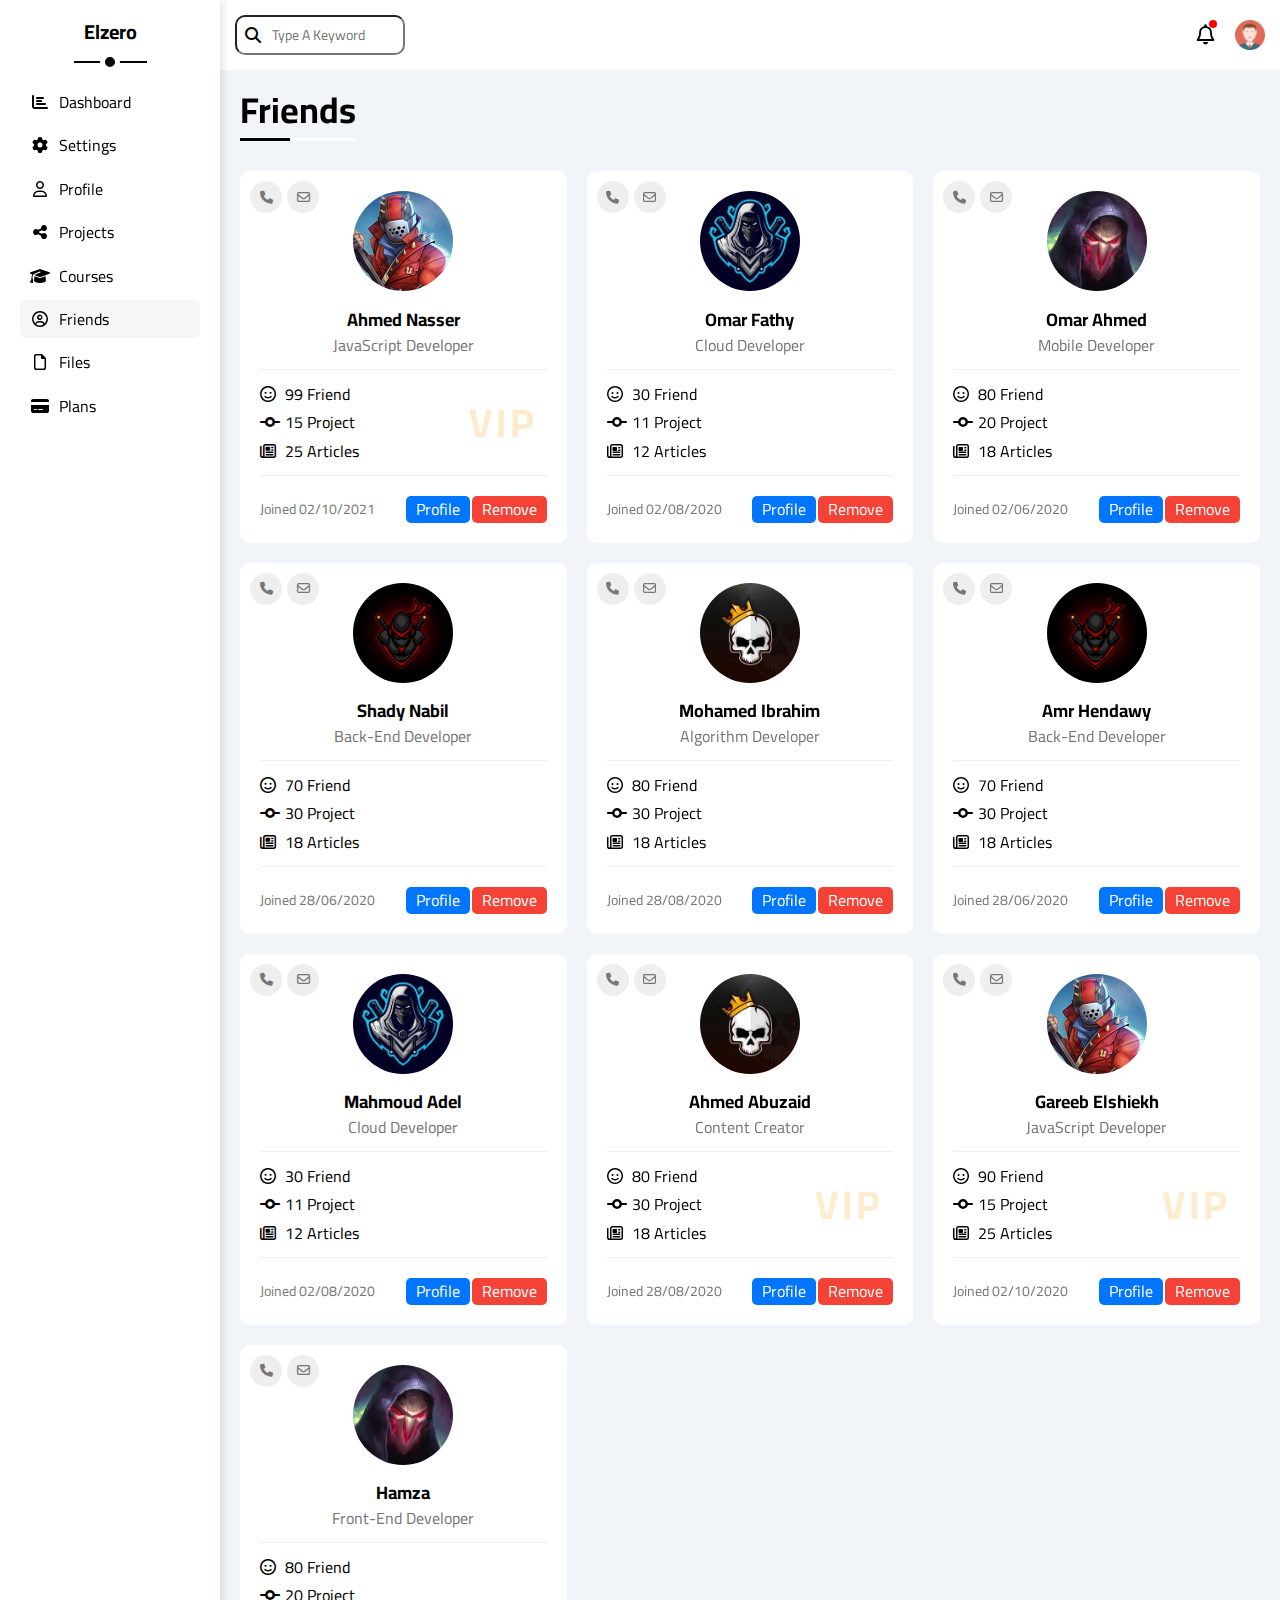
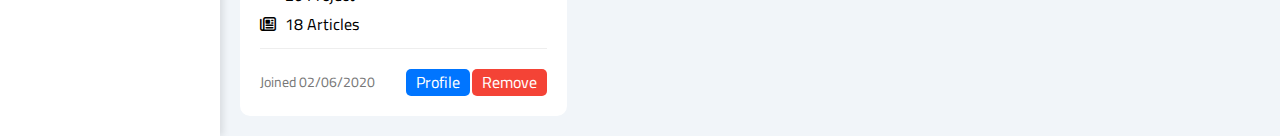
<file: friends.html>
<!DOCTYPE html>
<html lang="en">
	<head>
		<meta charset="UTF-8" />
		<meta name="viewport" content="width=device-width, initial-scale=1.0" />
		<title>Friends</title>
		<!-- Google Fonts -->
		<link rel="preconnect" href="https://fonts.googleapis.com" />
		<link rel="preconnect" href="https://fonts.gstatic.com" crossorigin />
		<link
			href="https://fonts.googleapis.com/css2?family=Cairo:wght@400;500;700;800&display=swap"
			rel="stylesheet"
		/>
		<!-- Font Awesome -->
		<link rel="stylesheet" href="css/all.min.css" />
		<!-- Render Page Elements Normally -->
		<link rel="stylesheet" href="css/normalize.css" />
		<!-- Style apply for all pages -->
		<link rel="stylesheet" href="css/common.css" />
		<!-- Main Page CSS -->
		<link rel="stylesheet" href="css/friends.css" />
	</head>
	<body>
		<div class="page">
			<!-- Aside -->
			<aside>
				<div class="logo">Elzero</div>
				<ul class="aside__links">
					<li>
						<a href="index.html">
							<i class="fa-solid fa-chart-bar"></i>
							<span class="mobile-none">Dashboard</span>
						</a>
					</li>
					<li>
						<a href="settings.html">
							<i class="fa-solid fa-gear"></i>
							<span class="mobile-none">Settings</span>
						</a>
					</li>
					<li>
						<a href="profile.html">
							<i class="fa-regular fa-user"></i>
							<span class="mobile-none">Profile</span>
						</a>
					</li>
					<li>
						<a href="projects.html">
							<i class="fa-solid fa-share-nodes"></i>
							<span class="mobile-none">Projects</span>
						</a>
					</li>
					<li>
						<a href="courses.html">
							<i class="fa-solid fa-graduation-cap"></i>
							<span class="mobile-none">Courses</span>
						</a>
					</li>
					<li class="active">
						<a href="friends.html">
							<i class="fa-regular fa-circle-user"></i>
							<span class="mobile-none">Friends</span>
						</a>
					</li>
					<li>
						<a href="files.html">
							<i class="fa-regular fa-file"></i>
							<span class="mobile-none">Files</span>
						</a>
					</li>
					<li>
						<a href="plans.html">
							<i class="fa-solid fa-credit-card"></i>
							<span class="mobile-none">Plans</span>
						</a>
					</li>
				</ul>
			</aside>
			<div class="page__content">
				<!-- Header  -->
				<header class="header">
					<div class="header__search">
						<input
							type="search"
							name="search"
							id="searchInput"
							placeholder="Type A Keyword"
							class="header__search-input"
						/>
					</div>
					<i class="header__notification fa-regular fa-bell"></i>
					<img
						src="images/avatar.png"
						alt="logo"
						class="header__profile"
					/>
				</header>
				<!-- Header  -->
				<!-- Main -->
				<main>
					<h1 class="main-title">Friends</h1>
					<div class="main-content">
						<div class="box section">
							<img src="images/friend-01.jpg" alt="" />
							<h2 class="friend-name">Ahmed Nasser</h2>
							<p class="friend-job">JavaScript Developer</p>
							<div class="stats is-vip">
								<div class="friends">99 Friend</div>
								<div class="projects">15 Project</div>
								<div class="articles">25 Articles</div>
								<div class="vip">vip</div>
							</div>
							<div class="info">
								<div class="date">Joined 02/10/2021</div>
								<a href="profile.html" class="btn blue"
									>Profile</a
								>
								<a href="#" class="btn red">Remove</a>
							</div>
							<div class="contact">
								<button class="phone">
									<i class="fa-solid fa-phone"></i>
								</button>
								<button class="message">
									<i class="fa-regular fa-envelope"></i>
								</button>
							</div>
						</div>
						<div class="box section">
							<img src="images/friend-02.jpg" alt="" />
							<h2 class="friend-name">Omar Fathy</h2>
							<p class="friend-job">Cloud Developer</p>
							<div class="stats">
								<div class="friends">30 Friend</div>
								<div class="projects">11 Project</div>
								<div class="articles">12 Articles</div>
								<div class="vip">vip</div>
							</div>
							<div class="info">
								<div class="date">Joined 02/08/2020</div>
								<a href="profile.html" class="btn blue"
									>Profile</a
								>
								<a href="#" class="btn red">Remove</a>
							</div>
							<div class="contact">
								<button class="phone">
									<i class="fa-solid fa-phone"></i>
								</button>
								<button class="message">
									<i class="fa-regular fa-envelope"></i>
								</button>
							</div>
						</div>
						<div class="box section">
							<img src="images/friend-03.jpg" alt="" />
							<h2 class="friend-name">Omar Ahmed</h2>
							<p class="friend-job">Mobile Developer</p>
							<div class="stats">
								<div class="friends">80 Friend</div>
								<div class="projects">20 Project</div>
								<div class="articles">18 Articles</div>
								<div class="vip">vip</div>
							</div>
							<div class="info">
								<div class="date">Joined 02/06/2020</div>
								<a href="profile.html" class="btn blue"
									>Profile</a
								>
								<a href="#" class="btn red">Remove</a>
							</div>
							<div class="contact">
								<button class="phone">
									<i class="fa-solid fa-phone"></i>
								</button>
								<button class="message">
									<i class="fa-regular fa-envelope"></i>
								</button>
							</div>
						</div>
						<div class="box section">
							<img src="images/friend-04.jpg" alt="" />
							<h2 class="friend-name">Shady Nabil</h2>
							<p class="friend-job">Back-End Developer</p>
							<div class="stats">
								<div class="friends">70 Friend</div>
								<div class="projects">30 Project</div>
								<div class="articles">18 Articles</div>
								<div class="vip">vip</div>
							</div>
							<div class="info">
								<div class="date">Joined 28/06/2020</div>
								<a href="profile.html" class="btn blue"
									>Profile</a
								>
								<a href="#" class="btn red">Remove</a>
							</div>
							<div class="contact">
								<button class="phone">
									<i class="fa-solid fa-phone"></i>
								</button>
								<button class="message">
									<i class="fa-regular fa-envelope"></i>
								</button>
							</div>
						</div>
						<div class="box section">
							<img src="images/friend-05.jpg" alt="" />
							<h2 class="friend-name">Mohamed Ibrahim</h2>
							<p class="friend-job">Algorithm Developer</p>
							<div class="stats">
								<div class="friends">80 Friend</div>
								<div class="projects">30 Project</div>
								<div class="articles">18 Articles</div>
								<div class="vip">vip</div>
							</div>
							<div class="info">
								<div class="date">Joined 28/08/2020</div>
								<a href="profile.html" class="btn blue"
									>Profile</a
								>
								<a href="#" class="btn red">Remove</a>
							</div>
							<div class="contact">
								<button class="phone">
									<i class="fa-solid fa-phone"></i>
								</button>
								<button class="message">
									<i class="fa-regular fa-envelope"></i>
								</button>
							</div>
						</div>
						<div class="box section">
							<img src="images/friend-04.jpg" alt="" />
							<h2 class="friend-name">Amr Hendawy</h2>
							<p class="friend-job">Back-End Developer</p>
							<div class="stats">
								<div class="friends">70 Friend</div>
								<div class="projects">30 Project</div>
								<div class="articles">18 Articles</div>
								<div class="vip">vip</div>
							</div>
							<div class="info">
								<div class="date">Joined 28/06/2020</div>
								<a href="profile.html" class="btn blue"
									>Profile</a
								>
								<a href="#" class="btn red">Remove</a>
							</div>
							<div class="contact">
								<button class="phone">
									<i class="fa-solid fa-phone"></i>
								</button>
								<button class="message">
									<i class="fa-regular fa-envelope"></i>
								</button>
							</div>
						</div>
						<div class="box section">
							<img src="images/friend-02.jpg" alt="" />
							<h2 class="friend-name">Mahmoud Adel</h2>
							<p class="friend-job">Cloud Developer</p>
							<div class="stats">
								<div class="friends">30 Friend</div>
								<div class="projects">11 Project</div>
								<div class="articles">12 Articles</div>
								<div class="vip">vip</div>
							</div>
							<div class="info">
								<div class="date">Joined 02/08/2020</div>
								<a href="profile.html" class="btn blue"
									>Profile</a
								>
								<a href="#" class="btn red">Remove</a>
							</div>
							<div class="contact">
								<button class="phone">
									<i class="fa-solid fa-phone"></i>
								</button>
								<button class="message">
									<i class="fa-regular fa-envelope"></i>
								</button>
							</div>
						</div>
						<div class="box section">
							<img src="images/friend-05.jpg" alt="" />
							<h2 class="friend-name">Ahmed Abuzaid</h2>
							<p class="friend-job">Content Creator</p>
							<div class="stats is-vip">
								<div class="friends">80 Friend</div>
								<div class="projects">30 Project</div>
								<div class="articles">18 Articles</div>
								<div class="vip">vip</div>
							</div>
							<div class="info">
								<div class="date">Joined 28/08/2020</div>
								<a href="profile.html" class="btn blue"
									>Profile</a
								>
								<a href="#" class="btn red">Remove</a>
							</div>
							<div class="contact">
								<button class="phone">
									<i class="fa-solid fa-phone"></i>
								</button>
								<button class="message">
									<i class="fa-regular fa-envelope"></i>
								</button>
							</div>
						</div>
						<div class="box section">
							<img src="images/friend-01.jpg" alt="" />
							<h2 class="friend-name">Gareeb Elshiekh</h2>
							<p class="friend-job">JavaScript Developer</p>
							<div class="stats is-vip">
								<div class="friends">90 Friend</div>
								<div class="projects">15 Project</div>
								<div class="articles">25 Articles</div>
								<div class="vip">vip</div>
							</div>
							<div class="info">
								<div class="date">Joined 02/10/2020</div>
								<a href="profile.html" class="btn blue"
									>Profile</a
								>
								<a href="#" class="btn red">Remove</a>
							</div>
							<div class="contact">
								<button class="phone">
									<i class="fa-solid fa-phone"></i>
								</button>
								<button class="message">
									<i class="fa-regular fa-envelope"></i>
								</button>
							</div>
						</div>
						<div class="box section">
							<img src="images/friend-03.jpg" alt="" />
							<h2 class="friend-name">Hamza</h2>
							<p class="friend-job">Front-End Developer</p>
							<div class="stats">
								<div class="friends">80 Friend</div>
								<div class="projects">20 Project</div>
								<div class="articles">18 Articles</div>
								<div class="vip">vip</div>
							</div>
							<div class="info">
								<div class="date">Joined 02/06/2020</div>
								<a href="profile.html" class="btn blue"
									>Profile</a
								>
								<a href="#" class="btn red">Remove</a>
							</div>
							<div class="contact">
								<button class="phone">
									<i class="fa-solid fa-phone"></i>
								</button>
								<button class="message">
									<i class="fa-regular fa-envelope"></i>
								</button>
							</div>
						</div>
					</div>
				</main>
				<!-- Main -->
			</div>
		</div>
	</body>
</html>
</file>
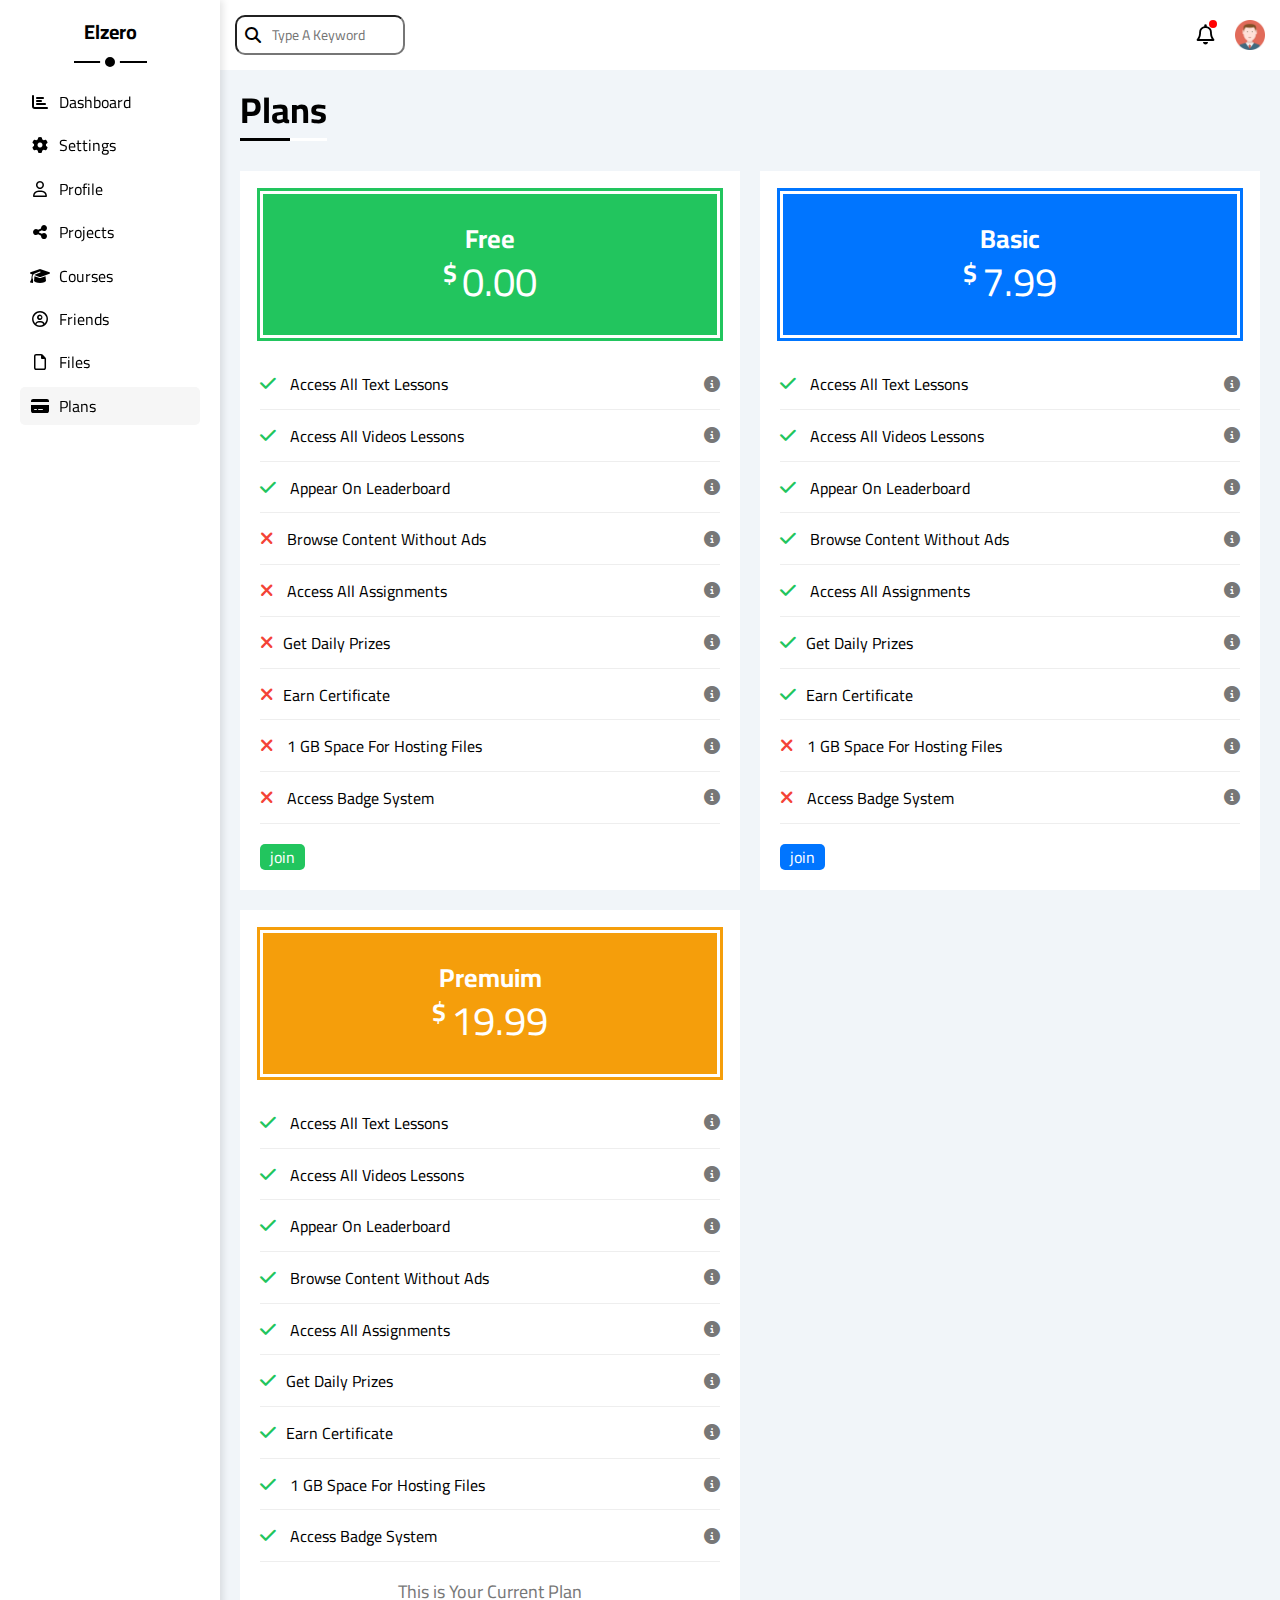
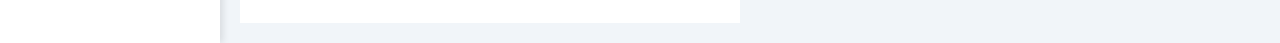
<file: plans.html>
<!DOCTYPE html>
<html lang="en">
	<head>
		<meta charset="UTF-8" />
		<meta name="viewport" content="width=device-width, initial-scale=1.0" />
		<title>Plans</title>
		<!-- Google Fonts -->
		<link rel="preconnect" href="https://fonts.googleapis.com" />
		<link rel="preconnect" href="https://fonts.gstatic.com" crossorigin />
		<link
			href="https://fonts.googleapis.com/css2?family=Cairo:wght@400;500;700;800&display=swap"
			rel="stylesheet"
		/>
		<!-- Font Awesome -->
		<link rel="stylesheet" href="css/all.min.css" />
		<!-- Render Page Elements Normally -->
		<link rel="stylesheet" href="css/normalize.css" />
		<!-- Style apply for all pages -->
		<link rel="stylesheet" href="css/common.css" />
		<!-- Main Page CSS -->
		<link rel="stylesheet" href="css/plans.css" />
	</head>
	<body>
		<div class="page">
			<!-- Aside -->
			<aside>
				<div class="logo">Elzero</div>
				<ul class="aside__links">
					<li>
						<a href="index.html">
							<i class="fa-solid fa-chart-bar"></i>
							<span class="mobile-none">Dashboard</span>
						</a>
					</li>
					<li>
						<a href="settings.html">
							<i class="fa-solid fa-gear"></i>
							<span class="mobile-none">Settings</span>
						</a>
					</li>
					<li>
						<a href="profile.html">
							<i class="fa-regular fa-user"></i>
							<span class="mobile-none">Profile</span>
						</a>
					</li>
					<li>
						<a href="projects.html">
							<i class="fa-solid fa-share-nodes"></i>
							<span class="mobile-none">Projects</span>
						</a>
					</li>
					<li>
						<a href="courses.html">
							<i class="fa-solid fa-graduation-cap"></i>
							<span class="mobile-none">Courses</span>
						</a>
					</li>
					<li>
						<a href="friends.html">
							<i class="fa-regular fa-circle-user"></i>
							<span class="mobile-none">Friends</span>
						</a>
					</li>
					<li>
						<a href="files.html">
							<i class="fa-regular fa-file"></i>
							<span class="mobile-none">Files</span>
						</a>
					</li>
					<li class="active">
						<a href="plans.html">
							<i class="fa-solid fa-credit-card"></i>
							<span class="mobile-none">Plans</span>
						</a>
					</li>
				</ul>
			</aside>
			<div class="page__content">
				<!-- Header  -->
				<header class="header">
					<div class="header__search">
						<input
							type="search"
							name="search"
							id="searchInput"
							placeholder="Type A Keyword"
							class="header__search-input"
						/>
					</div>
					<i class="header__notification fa-regular fa-bell"></i>
					<img
						src="images/avatar.png"
						alt="logo"
						class="header__profile"
					/>
				</header>
				<!-- Header  -->
				<!-- Main -->
				<main>
					<h1 class="main-title">Plans</h1>
					<div class="main-content">
						<div class="plan section c-var-green">
							<div class="head bg-var">
								<div class="offer">Free</div>
								<div class="price"><span>$</span>0.00</div>
							</div>
							<ul class="features">
								<li class="yes">
									<div class="feature">
										Access All Text Lessons
									</div>
									<i class="fa-solid fa-circle-info info"></i>
								</li>
								<li class="yes">
									<div class="feature">
										Access All Videos Lessons
									</div>
									<i class="fa-solid fa-circle-info info"></i>
								</li>
								<li class="yes">
									<div class="feature">
										Appear On Leaderboard
									</div>
									<i class="fa-solid fa-circle-info info"></i>
								</li>
								<li class="no">
									<div class="feature">
										Browse Content Without Ads
									</div>
									<i class="fa-solid fa-circle-info info"></i>
								</li>
								<li class="no">
									<div class="feature">
										Access All Assignments
									</div>
									<i class="fa-solid fa-circle-info info"></i>
								</li>
								<li class="no">
									<div class="feature">Get Daily Prizes</div>
									<i class="fa-solid fa-circle-info info"></i>
								</li>
								<li class="no">
									<div class="feature">Earn Certificate</div>
									<i class="fa-solid fa-circle-info info"></i>
								</li>
								<li class="no">
									<div class="feature">
										1 GB Space For Hosting Files
									</div>
									<i class="fa-solid fa-circle-info info"></i>
								</li>
								<li class="no">
									<div class="feature">
										Access Badge System
									</div>
									<i class="fa-solid fa-circle-info info"></i>
								</li>
							</ul>
							<a href="#" class="join btn bg-var">join</a>
							<div class="current">This is Your Current Plan</div>
						</div>
						<div class="plan section c-var-blue">
							<div class="head bg-var">
								<div class="offer">Basic</div>
								<div class="price"><span>$</span>7.99</div>
							</div>
							<ul class="features">
								<li class="yes">
									<div class="feature">
										Access All Text Lessons
									</div>
									<i class="fa-solid fa-circle-info info"></i>
								</li>
								<li class="yes">
									<div class="feature">
										Access All Videos Lessons
									</div>
									<i class="fa-solid fa-circle-info info"></i>
								</li>
								<li class="yes">
									<div class="feature">
										Appear On Leaderboard
									</div>
									<i class="fa-solid fa-circle-info info"></i>
								</li>
								<li class="yes">
									<div class="feature">
										Browse Content Without Ads
									</div>
									<i class="fa-solid fa-circle-info info"></i>
								</li>
								<li class="yes">
									<div class="feature">
										Access All Assignments
									</div>
									<i class="fa-solid fa-circle-info info"></i>
								</li>
								<li class="yes">
									<div class="feature">Get Daily Prizes</div>
									<i class="fa-solid fa-circle-info info"></i>
								</li>
								<li class="yes">
									<div class="feature">Earn Certificate</div>
									<i class="fa-solid fa-circle-info info"></i>
								</li>
								<li class="no">
									<div class="feature">
										1 GB Space For Hosting Files
									</div>
									<i class="fa-solid fa-circle-info info"></i>
								</li>
								<li class="no">
									<div class="feature">
										Access Badge System
									</div>
									<i class="fa-solid fa-circle-info info"></i>
								</li>
							</ul>
							<a href="#" class="join btn bg-var">join</a>
							<div class="current">This is Your Current Plan</div>
						</div>
						<div class="plan section c-var-yellow is-current">
							<div class="head bg-var">
								<div class="offer">Premuim</div>
								<div class="price"><span>$</span>19.99</div>
							</div>
							<ul class="features">
								<li class="yes">
									<div class="feature">
										Access All Text Lessons
									</div>
									<i class="fa-solid fa-circle-info info"></i>
								</li>
								<li class="yes">
									<div class="feature">
										Access All Videos Lessons
									</div>
									<i class="fa-solid fa-circle-info info"></i>
								</li>
								<li class="yes">
									<div class="feature">
										Appear On Leaderboard
									</div>
									<i class="fa-solid fa-circle-info info"></i>
								</li>
								<li class="yes">
									<div class="feature">
										Browse Content Without Ads
									</div>
									<i class="fa-solid fa-circle-info info"></i>
								</li>
								<li class="yes">
									<div class="feature">
										Access All Assignments
									</div>
									<i class="fa-solid fa-circle-info info"></i>
								</li>
								<li class="yes">
									<div class="feature">Get Daily Prizes</div>
									<i class="fa-solid fa-circle-info info"></i>
								</li>
								<li class="yes">
									<div class="feature">Earn Certificate</div>
									<i class="fa-solid fa-circle-info info"></i>
								</li>
								<li class="yes">
									<div class="feature">
										1 GB Space For Hosting Files
									</div>
									<i class="fa-solid fa-circle-info info"></i>
								</li>
								<li class="yes">
									<div class="feature">
										Access Badge System
									</div>
									<i class="fa-solid fa-circle-info info"></i>
								</li>
							</ul>
							<a href="#" class="join btn bg-var">join</a>
							<div class="current">This is Your Current Plan</div>
						</div>
					</div>
				</main>
				<!-- Main -->
			</div>
		</div>
	</body>
</html>
</file>
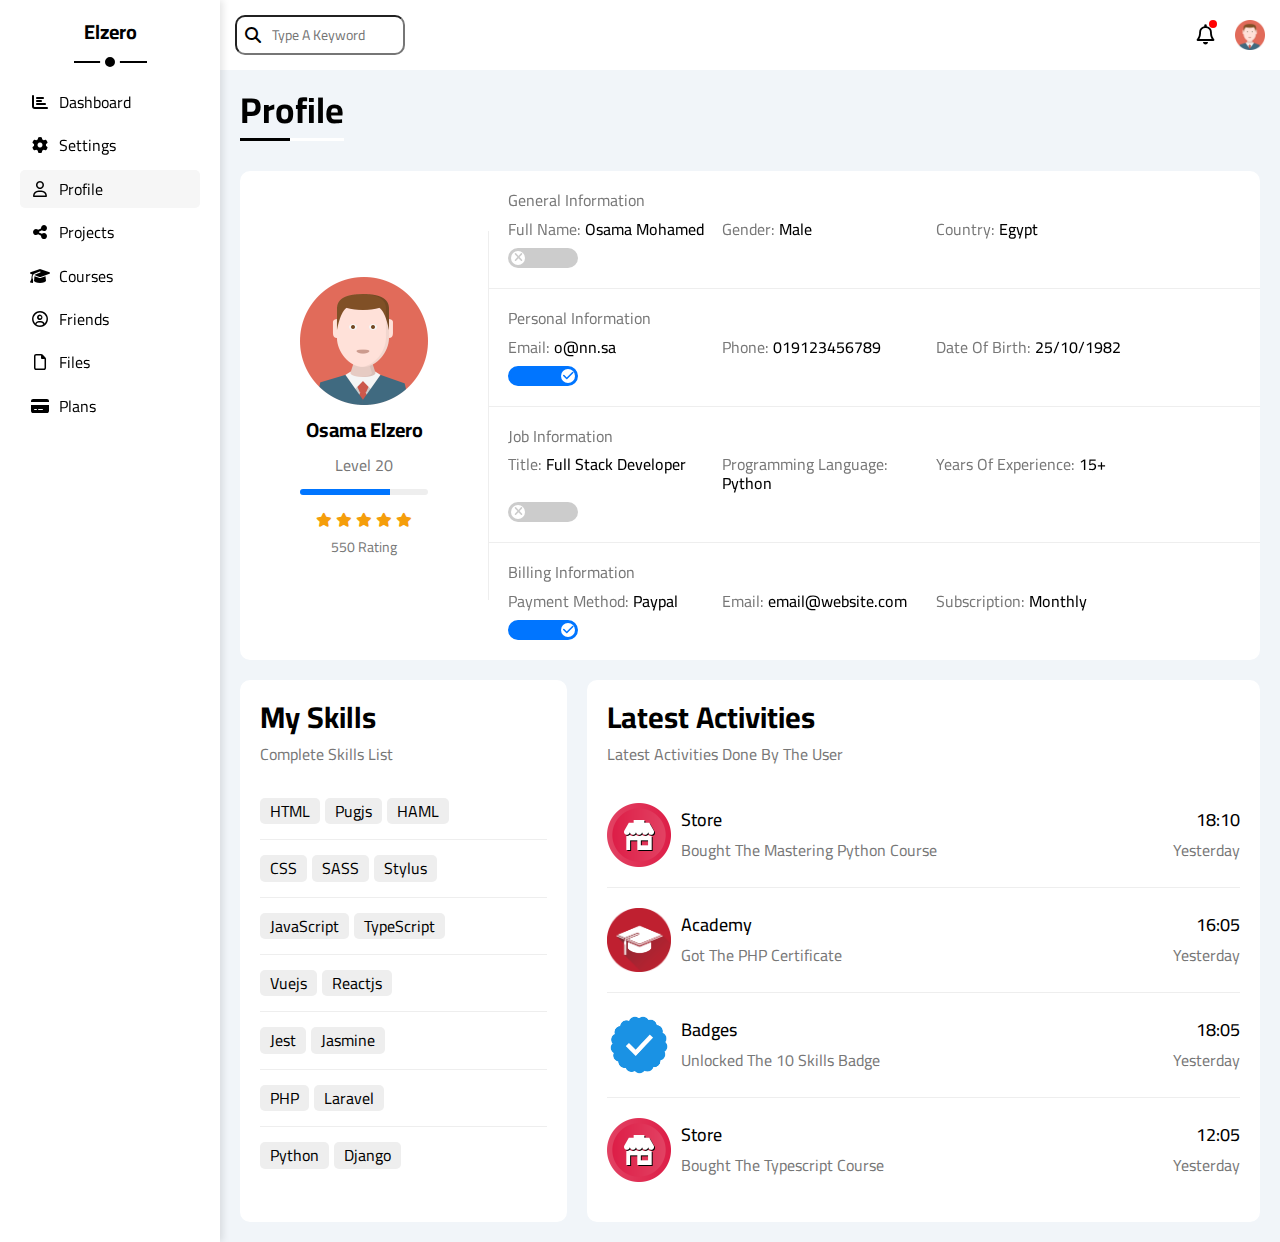
<file: profile.html>
<!DOCTYPE html>
<html lang="en">
	<head>
		<meta charset="UTF-8" />
		<meta name="viewport" content="width=device-width, initial-scale=1.0" />
		<title>Profile</title>
		<!-- Google Fonts -->
		<link rel="preconnect" href="https://fonts.googleapis.com" />
		<link rel="preconnect" href="https://fonts.gstatic.com" crossorigin />
		<link
			href="https://fonts.googleapis.com/css2?family=Cairo:wght@400;500;700;800&display=swap"
			rel="stylesheet"
		/>
		<!-- Font Awesome -->
		<link rel="stylesheet" href="css/all.min.css" />
		<!-- Render Page Elements Normally -->
		<link rel="stylesheet" href="css/normalize.css" />
		<!-- Style apply for all pages -->
		<link rel="stylesheet" href="css/common.css" />
		<!-- Main Page CSS -->
		<link rel="stylesheet" href="css/profile.css" />
	</head>
	<body>
		<div class="page">
			<!-- Aside -->
			<aside>
				<div class="logo">Elzero</div>
				<ul class="aside__links">
					<li>
						<a href="index.html">
							<i class="fa-solid fa-chart-bar"></i>
							<span class="mobile-none">Dashboard</span>
						</a>
					</li>
					<li>
						<a href="settings.html">
							<i class="fa-solid fa-gear"></i>
							<span class="mobile-none">Settings</span>
						</a>
					</li>
					<li class="active">
						<a href="profile.html">
							<i class="fa-regular fa-user"></i>
							<span class="mobile-none">Profile</span>
						</a>
					</li>
					<li>
						<a href="projects.html">
							<i class="fa-solid fa-share-nodes"></i>
							<span class="mobile-none">Projects</span>
						</a>
					</li>
					<li>
						<a href="courses.html">
							<i class="fa-solid fa-graduation-cap"></i>
							<span class="mobile-none">Courses</span>
						</a>
					</li>
					<li>
						<a href="friends.html">
							<i class="fa-regular fa-circle-user"></i>
							<span class="mobile-none">Friends</span>
						</a>
					</li>
					<li>
						<a href="files.html">
							<i class="fa-regular fa-file"></i>
							<span class="mobile-none">Files</span>
						</a>
					</li>
					<li>
						<a href="plans.html">
							<i class="fa-solid fa-credit-card"></i>
							<span class="mobile-none">Plans</span>
						</a>
					</li>
				</ul>
			</aside>
			<div class="page__content">
				<!-- Header  -->
				<header class="header">
					<div class="header__search">
						<input
							type="search"
							name="search"
							id="searchInput"
							placeholder="Type A Keyword"
							class="header__search-input"
						/>
					</div>
					<i class="header__notification fa-regular fa-bell"></i>
					<img
						src="images/avatar.png"
						alt="logo"
						class="header__profile"
					/>
				</header>
				<!-- Header  -->
				<!-- Main -->
				<main>
					<h1 class="main-title">Profile</h1>
					<div class="main-content">
						<div class="profile section">
							<div class="show">
								<img src="images/avatar.png" alt="" />
								<h2>Osama Elzero</h2>
								<p class="lvl">Level 20</p>
								<div class="progress-bar">
									<div
										class="progress"
										style="width: 70%"
									></div>
								</div>
								<div class="rating">
									<i class="fas fa-star"></i>
									<i class="fas fa-star"></i>
									<i class="fas fa-star"></i>
									<i class="fas fa-star"></i>
									<i class="fas fa-star"></i>
								</div>
								<p class="rating-number">550 Rating</p>
							</div>
							<div class="info">
								<div class="general">
									<h4>General Information</h4>
									<div class="data">
										<div class="bit">
											<span class="property"
												>Full Name:</span
											>
											<span class="value"
												>Osama Mohamed</span
											>
										</div>
										<div class="bit">
											<span class="property"
												>Gender:</span
											>
											<span class="value">Male</span>
										</div>
										<div class="bit">
											<span class="property">
												Country:
											</span>
											<span class="value">Egypt</span>
										</div>
									</div>
									<label>
										<input
											class="checkbox"
											type="checkbox"
										/>
										<div class="toggle-switch"></div>
									</label>
								</div>
								<div class="personal">
									<h4>Personal Information</h4>
									<div class="data">
										<div class="bit">
											<span class="property">Email:</span>
											<span class="value">o@nn.sa</span>
										</div>
										<div class="bit">
											<span class="property">Phone:</span>
											<span class="value"
												>019123456789</span
											>
										</div>
										<div class="bit">
											<span class="property">
												Date Of Birth:
											</span>
											<span class="value"
												>25/10/1982</span
											>
										</div>
									</div>
									<label>
										<input
											class="checkbox"
											type="checkbox"
											checked
										/>
										<div class="toggle-switch"></div>
									</label>
								</div>
								<div class="job">
									<h4>Job Information</h4>
									<div class="data">
										<div class="bit">
											<span class="property">Title:</span>
											<span class="value"
												>Full Stack Developer</span
											>
										</div>
										<div class="bit">
											<span class="property"
												>Programming Language:</span
											>
											<span class="value">Python</span>
										</div>
										<div class="bit">
											<span class="property">
												Years Of Experience:
											</span>
											<span class="value">15+</span>
										</div>
									</div>
									<label>
										<input
											class="checkbox"
											type="checkbox"
										/>
										<div class="toggle-switch"></div>
									</label>
								</div>
								<div class="billing">
									<h4>Billing Information</h4>
									<div class="data">
										<div class="bit">
											<span class="property"
												>Payment Method:</span
											>
											<span class="value">Paypal</span>
										</div>
										<div class="bit">
											<span class="property">Email:</span>
											<span class="value"
												>email@website.com</span
											>
										</div>
										<div class="bit">
											<span class="property">
												Subscription:
											</span>
											<span class="value">Monthly</span>
										</div>
									</div>
									<label>
										<input
											class="checkbox"
											type="checkbox"
											checked
										/>
										<div class="toggle-switch"></div>
									</label>
								</div>
							</div>
						</div>
						<div class="skills section">
							<h2 class="section-title">My Skills</h2>
							<p class="section-subtitle">Complete Skills List</p>
							<div class="row">
								<div class="btn">HTML</div>
								<div class="btn">Pugjs</div>
								<div class="btn">HAML</div>
							</div>
							<div class="row">
								<div class="btn">CSS</div>
								<div class="btn">SASS</div>
								<div class="btn">Stylus</div>
							</div>
							<div class="row">
								<div class="btn">JavaScript</div>
								<div class="btn">TypeScript</div>
							</div>
							<div class="row">
								<div class="btn">Vuejs</div>
								<div class="btn">Reactjs</div>
							</div>
							<div class="row">
								<div class="btn">Jest</div>
								<div class="btn">Jasmine</div>
							</div>
							<div class="row">
								<div class="btn">PHP</div>
								<div class="btn">Laravel</div>
							</div>
							<div class="row">
								<div class="btn">Python</div>
								<div class="btn">Django</div>
							</div>
						</div>
						<div class="activities section">
							<h2 class="section-title">Latest Activities</h2>
							<p class="section-subtitle">
								Latest Activities Done By The User
							</p>
							<div class="box">
								<img src="images/activity-01.png" alt="" />
								<div class="info">
									<div class="category">Store</div>
									<div class="description">
										Bought The Mastering Python Course
									</div>
								</div>
								<div class="time">
									<div class="clock">18:10</div>
									<div class="day">Yesterday</div>
								</div>
							</div>
							<div class="box">
								<img src="images/activity-02.png" alt="" />
								<div class="info">
									<div class="category">Academy</div>
									<div class="description">
										Got The PHP Certificate
									</div>
								</div>
								<div class="time">
									<div class="clock">16:05</div>
									<div class="day">Yesterday</div>
								</div>
							</div>
							<div class="box">
								<img src="images/activity-03.png" alt="" />
								<div class="info">
									<div class="category">Badges</div>
									<div class="description">
										Unlocked The 10 Skills Badge
									</div>
								</div>
								<div class="time">
									<div class="clock">18:05</div>
									<div class="day">Yesterday</div>
								</div>
							</div>
							<div class="box">
								<img src="images/activity-01.png" alt="" />
								<div class="info">
									<div class="category">Store</div>
									<div class="description">
										Bought The Typescript Course
									</div>
								</div>
								<div class="time">
									<div class="clock">12:05</div>
									<div class="day">Yesterday</div>
								</div>
							</div>
						</div>
					</div>
				</main>
				<!-- Main -->
			</div>
		</div>
	</body>
</html>
</file>
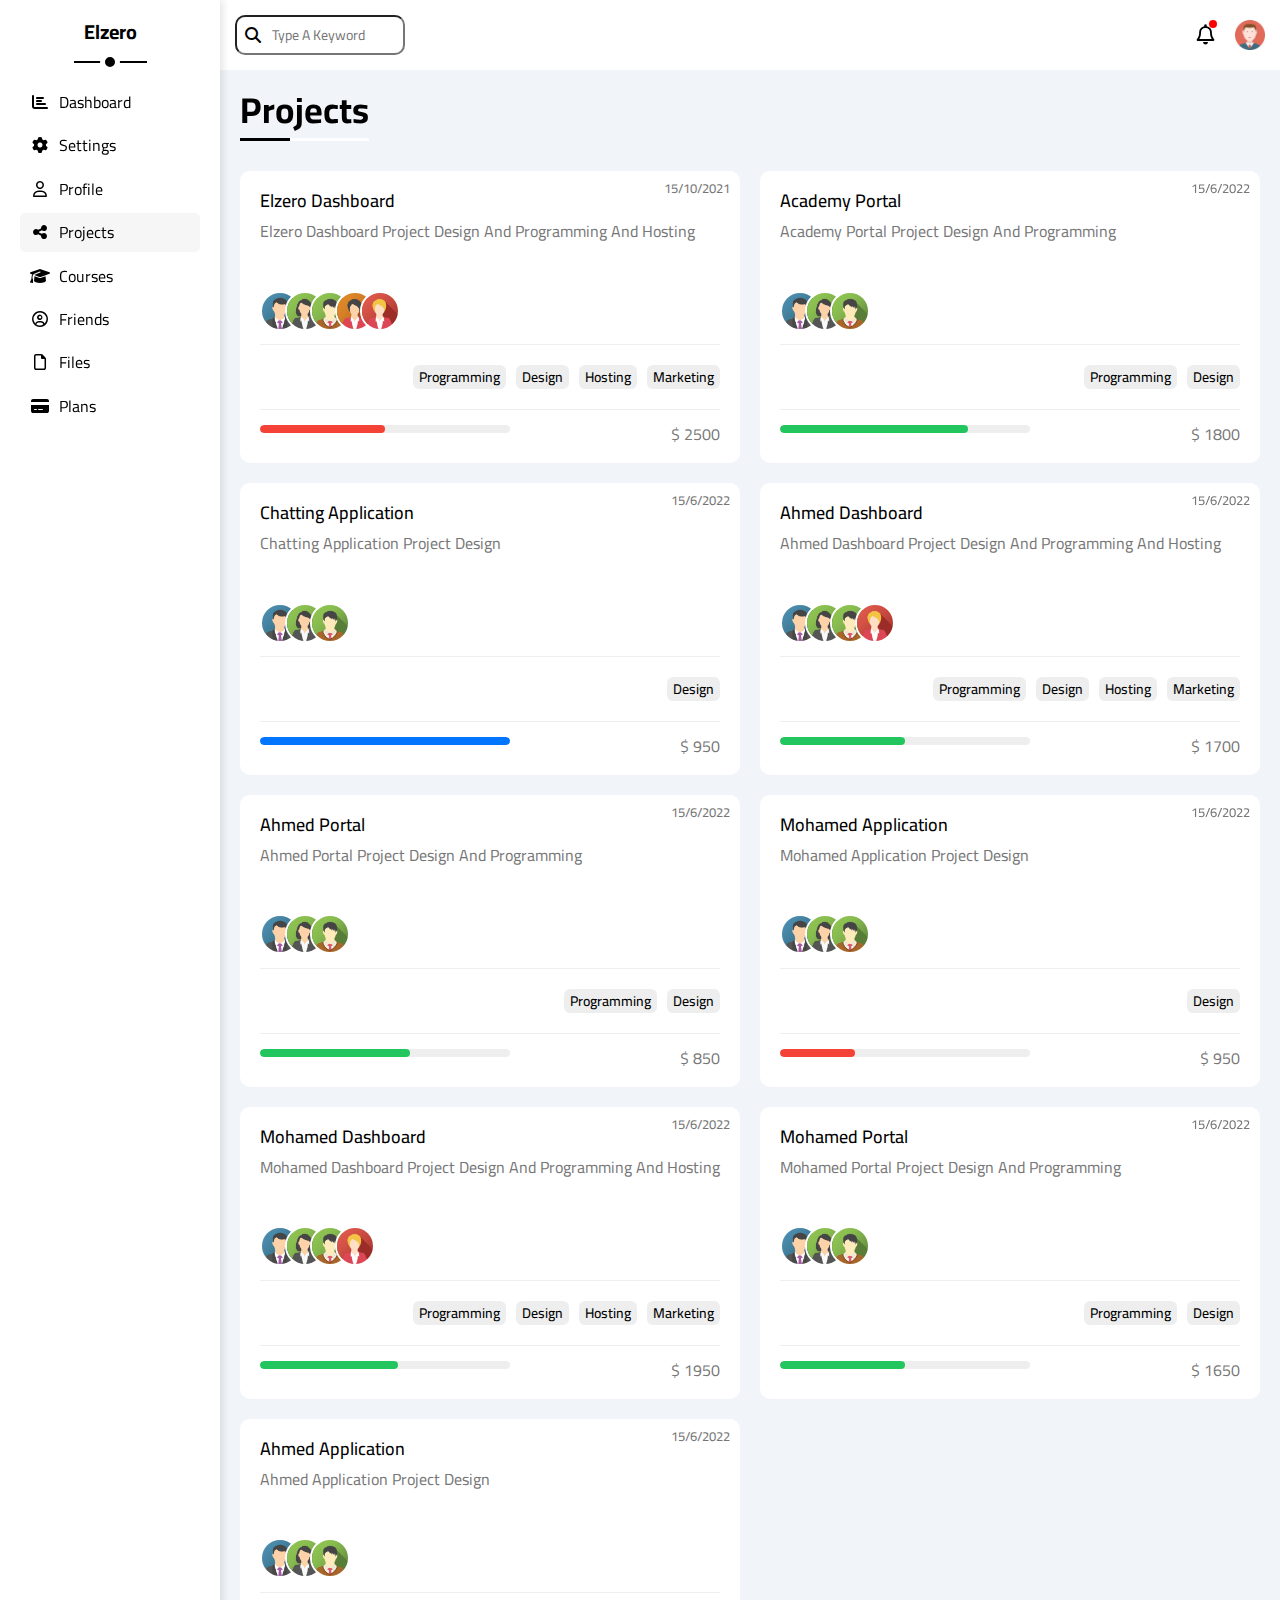
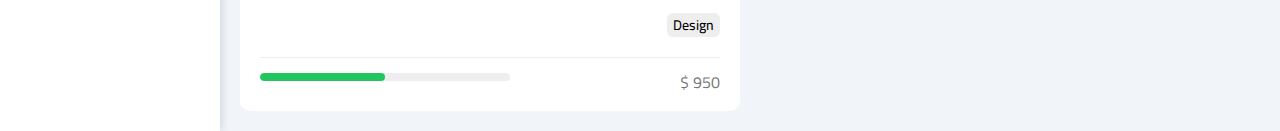
<file: projects.html>
<!DOCTYPE html>
<html lang="en">
	<head>
		<meta charset="UTF-8" />
		<meta name="viewport" content="width=device-width, initial-scale=1.0" />
		<title>Projects</title>
		<!-- Google Fonts -->
		<link rel="preconnect" href="https://fonts.googleapis.com" />
		<link rel="preconnect" href="https://fonts.gstatic.com" crossorigin />
		<link
			href="https://fonts.googleapis.com/css2?family=Cairo:wght@400;500;700;800&display=swap"
			rel="stylesheet"
		/>
		<!-- Font Awesome -->
		<link rel="stylesheet" href="css/all.min.css" />
		<!-- Render Page Elements Normally -->
		<link rel="stylesheet" href="css/normalize.css" />
		<!-- Style apply for all pages -->
		<link rel="stylesheet" href="css/common.css" />
		<!-- Main Page CSS -->
		<link rel="stylesheet" href="css/projects.css" />
	</head>
	<body>
		<div class="page">
			<!-- Aside -->
			<aside>
				<div class="logo">Elzero</div>
				<ul class="aside__links">
					<li>
						<a href="index.html">
							<i class="fa-solid fa-chart-bar"></i>
							<span class="mobile-none">Dashboard</span>
						</a>
					</li>
					<li>
						<a href="settings.html">
							<i class="fa-solid fa-gear"></i>
							<span class="mobile-none">Settings</span>
						</a>
					</li>
					<li>
						<a href="profile.html">
							<i class="fa-regular fa-user"></i>
							<span class="mobile-none">Profile</span>
						</a>
					</li>
					<li class="active">
						<a href="projects.html">
							<i class="fa-solid fa-share-nodes"></i>
							<span class="mobile-none">Projects</span>
						</a>
					</li>
					<li>
						<a href="courses.html">
							<i class="fa-solid fa-graduation-cap"></i>
							<span class="mobile-none">Courses</span>
						</a>
					</li>
					<li>
						<a href="friends.html">
							<i class="fa-regular fa-circle-user"></i>
							<span class="mobile-none">Friends</span>
						</a>
					</li>
					<li>
						<a href="files.html">
							<i class="fa-regular fa-file"></i>
							<span class="mobile-none">Files</span>
						</a>
					</li>
					<li>
						<a href="plans.html">
							<i class="fa-solid fa-credit-card"></i>
							<span class="mobile-none">Plans</span>
						</a>
					</li>
				</ul>
			</aside>
			<div class="page__content">
				<!-- Header  -->
				<header class="header">
					<div class="header__search">
						<input
							type="search"
							name="search"
							id="searchInput"
							placeholder="Type A Keyword"
							class="header__search-input"
						/>
					</div>
					<i class="header__notification fa-regular fa-bell"></i>
					<img
						src="images/avatar.png"
						alt="logo"
						class="header__profile"
					/>
				</header>
				<!-- Header  -->
				<!-- Main -->
				<main>
					<h1 class="main-title">Projects</h1>
					<div class="main-content">
						<div class="section">
							<h2>Elzero Dashboard</h2>
							<p class="section-subtitle">
								Elzero Dashboard Project Design And Programming
								And Hosting
							</p>
							<ul class="team">
								<li>
									<a href="#"
										><img src="images/team-01.png" alt=""
									/></a>
								</li>
								<li>
									<a href="#"
										><img src="images/team-02.png" alt=""
									/></a>
								</li>
								<li>
									<a href="#"
										><img src="images/team-03.png" alt=""
									/></a>
								</li>
								<li>
									<a href="#"
										><img src="images/team-04.png" alt=""
									/></a>
								</li>
								<li>
									<a href="#"
										><img src="images/team-05.png" alt=""
									/></a>
								</li>
							</ul>
							<div class="categories">
								<span>Programming</span>
								<span>Design</span>
								<span>Hosting</span>
								<span>Marketing</span>
							</div>
							<div class="progress">
								<div class="progress-bar red">
									<span style="width: 50%"></span>
								</div>
								<span class="money">2500</span>
							</div>
							<div class="date">15/10/2021</div>
						</div>
						<div class="section">
							<h2>Academy Portal</h2>
							<p class="section-subtitle">
								Academy Portal Project Design And Programming
							</p>
							<ul class="team">
								<li>
									<a href="#"
										><img src="images/team-01.png" alt=""
									/></a>
								</li>
								<li>
									<a href="#"
										><img src="images/team-02.png" alt=""
									/></a>
								</li>
								<li>
									<a href="#"
										><img src="images/team-03.png" alt=""
									/></a>
								</li>
							</ul>
							<div class="categories">
								<span>Programming</span>
								<span>Design</span>
							</div>
							<div class="progress">
								<div class="progress-bar green">
									<span style="width: 75%"></span>
								</div>
								<span class="money">1800</span>
							</div>
							<div class="date">15/6/2022</div>
						</div>
						<div class="section">
							<h2>Chatting Application</h2>
							<p class="section-subtitle">
								Chatting Application Project Design
							</p>
							<ul class="team">
								<li>
									<a href="#"
										><img src="images/team-01.png" alt=""
									/></a>
								</li>
								<li>
									<a href="#"
										><img src="images/team-02.png" alt=""
									/></a>
								</li>
								<li>
									<a href="#"
										><img src="images/team-03.png" alt=""
									/></a>
								</li>
							</ul>
							<div class="categories">
								<span>Design</span>
							</div>
							<div class="progress">
								<div class="progress-bar blue">
									<span style="width: 100%"></span>
								</div>
								<span class="money">950</span>
							</div>
							<div class="date">15/6/2022</div>
						</div>
						<div class="section">
							<h2>Ahmed Dashboard</h2>
							<p class="section-subtitle">
								Ahmed Dashboard Project Design And Programming
								And Hosting
							</p>
							<ul class="team">
								<li>
									<a href="#"
										><img src="images/team-01.png" alt=""
									/></a>
								</li>
								<li>
									<a href="#"
										><img src="images/team-02.png" alt=""
									/></a>
								</li>
								<li>
									<a href="#"
										><img src="images/team-03.png" alt=""
									/></a>
								</li>

								<li>
									<a href="#"
										><img src="images/team-05.png" alt=""
									/></a>
								</li>
							</ul>
							<div class="categories">
								<span>Programming</span>
								<span>Design</span>
								<span>Hosting</span>
								<span>Marketing</span>
							</div>
							<div class="progress">
								<div class="progress-bar green">
									<span style="width: 50%"></span>
								</div>
								<span class="money">1700</span>
							</div>
							<div class="date">15/6/2022</div>
						</div>
						<div class="section">
							<h2>Ahmed Portal</h2>
							<p class="section-subtitle">
								Ahmed Portal Project Design And Programming
							</p>
							<ul class="team">
								<li>
									<a href="#"
										><img src="images/team-01.png" alt=""
									/></a>
								</li>
								<li>
									<a href="#"
										><img src="images/team-02.png" alt=""
									/></a>
								</li>
								<li>
									<a href="#"
										><img src="images/team-03.png" alt=""
									/></a>
								</li>
							</ul>
							<div class="categories">
								<span>Programming</span>
								<span>Design</span>
							</div>
							<div class="progress">
								<div class="progress-bar green">
									<span style="width: 60%"></span>
								</div>
								<span class="money">850</span>
							</div>
							<div class="date">15/6/2022</div>
						</div>
						<div class="section">
							<h2>Mohamed Application</h2>
							<p class="section-subtitle">
								Mohamed Application Project Design
							</p>
							<ul class="team">
								<li>
									<a href="#"
										><img src="images/team-01.png" alt=""
									/></a>
								</li>
								<li>
									<a href="#"
										><img src="images/team-02.png" alt=""
									/></a>
								</li>
								<li>
									<a href="#"
										><img src="images/team-03.png" alt=""
									/></a>
								</li>
							</ul>
							<div class="categories">
								<span>Design</span>
							</div>
							<div class="progress">
								<div class="progress-bar red">
									<span style="width: 30%"></span>
								</div>
								<span class="money">950</span>
							</div>
							<div class="date">15/6/2022</div>
						</div>
						<div class="section">
							<h2>Mohamed Dashboard</h2>
							<p class="section-subtitle">
								Mohamed Dashboard Project Design And Programming
								And Hosting
							</p>
							<ul class="team">
								<li>
									<a href="#"
										><img src="images/team-01.png" alt=""
									/></a>
								</li>
								<li>
									<a href="#"
										><img src="images/team-02.png" alt=""
									/></a>
								</li>
								<li>
									<a href="#"
										><img src="images/team-03.png" alt=""
									/></a>
								</li>
								<li>
									<a href="#"
										><img src="images/team-05.png" alt=""
									/></a>
								</li>
							</ul>
							<div class="categories">
								<span>Programming</span>
								<span>Design</span>
								<span>Hosting</span>
								<span>Marketing</span>
							</div>
							<div class="progress">
								<div class="progress-bar green">
									<span style="width: 55%"></span>
								</div>
								<span class="money">1950</span>
							</div>
							<div class="date">15/6/2022</div>
						</div>
						<div class="section">
							<h2>Mohamed Portal</h2>
							<p class="section-subtitle">
								Mohamed Portal Project Design And Programming
							</p>
							<ul class="team">
								<li>
									<a href="#"
										><img src="images/team-01.png" alt=""
									/></a>
								</li>
								<li>
									<a href="#"
										><img src="images/team-02.png" alt=""
									/></a>
								</li>
								<li>
									<a href="#"
										><img src="images/team-03.png" alt=""
									/></a>
								</li>
							</ul>
							<div class="categories">
								<span>Programming</span>
								<span>Design</span>
							</div>
							<div class="progress">
								<div class="progress-bar green">
									<span style="width: 50%"></span>
								</div>
								<span class="money">1650</span>
							</div>
							<div class="date">15/6/2022</div>
						</div>
						<div class="section">
							<h2>Ahmed Application</h2>
							<p class="section-subtitle">
								Ahmed Application Project Design
							</p>
							<ul class="team">
								<li>
									<a href="#"
										><img src="images/team-01.png" alt=""
									/></a>
								</li>
								<li>
									<a href="#"
										><img src="images/team-02.png" alt=""
									/></a>
								</li>
								<li>
									<a href="#"
										><img src="images/team-03.png" alt=""
									/></a>
								</li>
							</ul>
							<div class="categories">
								<span>Design</span>
							</div>
							<div class="progress">
								<div class="progress-bar green">
									<span style="width: 50%"></span>
								</div>
								<span class="money">950</span>
							</div>
							<div class="date">15/6/2022</div>
						</div>
					</div>
				</main>
				<!-- Main -->
			</div>
		</div>
	</body>
</html>
</file>
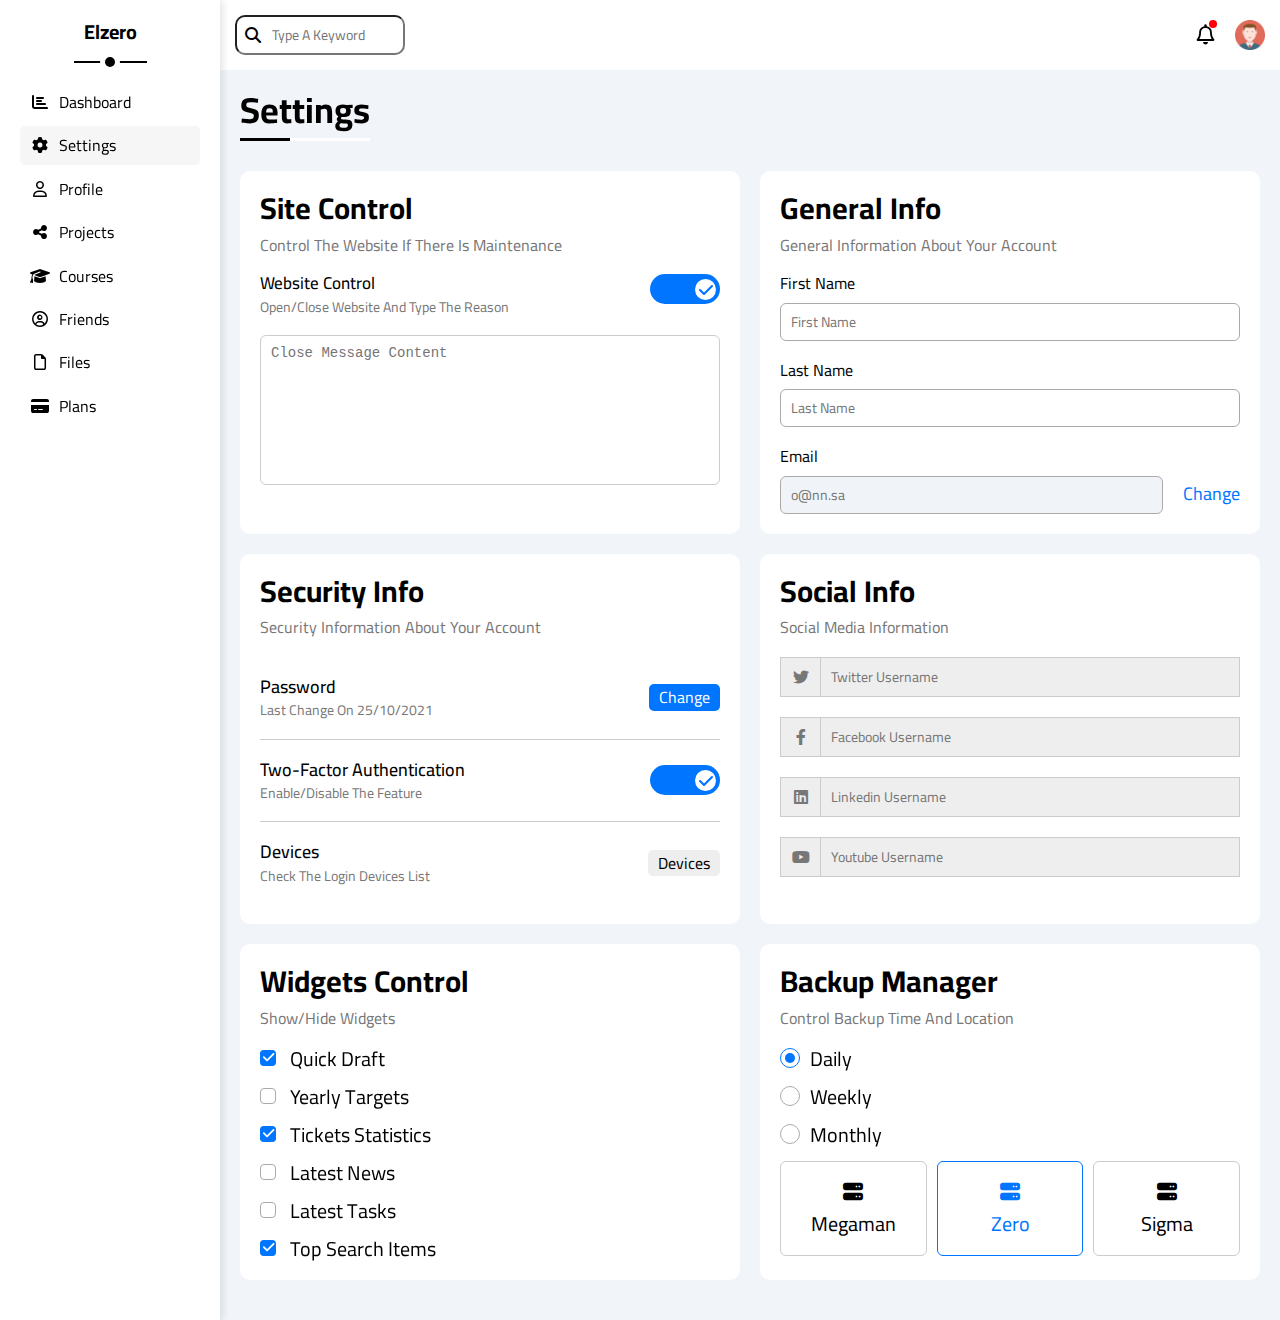
<file: settings.html>
<!DOCTYPE html>
<html lang="en">
	<head>
		<meta charset="UTF-8" />
		<meta name="viewport" content="width=device-width, initial-scale=1.0" />
		<title>Settings</title>
		<!-- Google Fonts -->
		<link rel="preconnect" href="https://fonts.googleapis.com" />
		<link rel="preconnect" href="https://fonts.gstatic.com" crossorigin />
		<link
			href="https://fonts.googleapis.com/css2?family=Cairo:wght@400;500;700;800&display=swap"
			rel="stylesheet"
		/>
		<!-- Font Awesome -->
		<link rel="stylesheet" href="css/all.min.css" />
		<!-- Render Page Elements Normally -->
		<link rel="stylesheet" href="css/normalize.css" />
		<!-- Style apply for all pages -->
		<link rel="stylesheet" href="css/common.css" />
		<!-- Main Page CSS -->
		<link rel="stylesheet" href="css/settings.css" />
	</head>
	<body>
		<div class="page">
			<!-- Aside -->
			<aside>
				<div class="logo">Elzero</div>
				<ul class="aside__links">
					<li>
						<a href="index.html">
							<i class="fa-solid fa-chart-bar"></i>
							<span class="mobile-none">Dashboard</span>
						</a>
					</li>
					<li class="active">
						<a href="settings.html">
							<i class="fa-solid fa-gear"></i>
							<span class="mobile-none">Settings</span>
						</a>
					</li>
					<li>
						<a href="profile.html">
							<i class="fa-regular fa-user"></i>
							<span class="mobile-none">Profile</span>
						</a>
					</li>
					<li>
						<a href="projects.html">
							<i class="fa-solid fa-share-nodes"></i>
							<span class="mobile-none">Projects</span>
						</a>
					</li>
					<li>
						<a href="courses.html">
							<i class="fa-solid fa-graduation-cap"></i>
							<span class="mobile-none">Courses</span>
						</a>
					</li>
					<li>
						<a href="friends.html">
							<i class="fa-regular fa-circle-user"></i>
							<span class="mobile-none">Friends</span>
						</a>
					</li>
					<li>
						<a href="files.html">
							<i class="fa-regular fa-file"></i>
							<span class="mobile-none">Files</span>
						</a>
					</li>
					<li>
						<a href="plans.html">
							<i class="fa-solid fa-credit-card"></i>
							<span class="mobile-none">Plans</span>
						</a>
					</li>
				</ul>
			</aside>
			<div class="page__content">
				<!-- Header  -->
				<header class="header">
					<div class="header__search">
						<input
							type="search"
							name="search"
							id="searchInput"
							placeholder="Type A Keyword"
							class="header__search-input"
						/>
					</div>
					<i class="header__notification fa-regular fa-bell"></i>
					<img
						src="images/avatar.png"
						alt="logo"
						class="header__profile"
					/>
				</header>
				<!-- Header  -->
				<!-- Main -->
				<main>
					<h1 class="main-title">Settings</h1>
					<div class="main-content">
						<div class="control section">
							<h2 class="section-title">Site Control</h2>
							<p class="section-subtitle">
								Control The Website If There Is Maintenance
							</p>
							<div class="control__setting">
								<div class="setting-info">
									<div class="setting-name">
										Website Control
									</div>
									<div class="setting-description">
										Open/Close Website And Type The Reason
									</div>
								</div>
								<label>
									<input
										class="setting-checkbox"
										type="checkbox"
										checked
									/>
									<div class="toggle-switch"></div>
								</label>
							</div>
							<textarea
								class="control-input"
								name="close message"
								placeholder="Close Message Content"
							></textarea>
						</div>
						<div class="info section">
							<h2 class="section-title">General Info</h2>
							<p class="section-subtitle">
								General Information About Your Account
							</p>
							<label for="fName">First Name</label>
							<input
								class="fname-input"
								type="text"
								name="fName"
								id="fName"
								placeholder="First Name"
							/>
							<label for="lName">Last Name</label>
							<input
								class="lname-input"
								type="text"
								name="lName"
								id="lName"
								placeholder="Last Name"
							/>
							<label for="email">Email</label>
							<div class="email-change">
								<input
									class="email-input"
									type="email"
									name="email"
									id="email"
									placeholder="o@nn.sa"
									disabled
								/>
								<a class="info-change" href="#">Change</a>
							</div>
						</div>
						<div class="security section">
							<h2 class="section-title">Security Info</h2>
							<p class="section-subtitle">
								Security Information About Your Account
							</p>
							<div class="box">
								<div class="text">
									<div class="name">Password</div>
									<div class="description">
										Last Change On 25/10/2021
									</div>
								</div>
								<a href="#" class="change btn">Change</a>
							</div>
							<div class="box">
								<div class="text">
									<div class="name">
										Two-Factor Authentication
									</div>
									<div class="description">
										Enable/Disable The Feature
									</div>
								</div>
								<label>
									<input
										class="setting-checkbox"
										type="checkbox"
										checked
									/>
									<div class="toggle-switch"></div>
								</label>
							</div>
							<div class="box">
								<div class="text">
									<div class="name">Devices</div>
									<div class="description">
										Check The Login Devices List
									</div>
								</div>
								<a href="#" class="devices btn">Devices</a>
							</div>
						</div>
						<div class="social section">
							<h2 class="section-title">Social Info</h2>
							<p class="section-subtitle">
								Social Media Information
							</p>
							<div class="wrapper">
								<div class="box">
									<i class="fab fa-twitter icon"></i>
									<input
										type="text"
										name="twitter-username"
										placeholder="Twitter Username"
									/>
								</div>
								<div class="box">
									<i class="fab fa-facebook-f icon"></i>
									<input
										type="text"
										name="facebook-username"
										placeholder="Facebook Username"
									/>
								</div>
								<div class="box">
									<i class="fab fa-linkedin icon"></i>
									<input
										type="text"
										name="linkedin-username"
										placeholder="Linkedin Username"
									/>
								</div>
								<div class="box">
									<i class="fab fa-youtube icon"></i>
									<input
										type="text"
										name="youtube-username"
										placeholder="Youtube Username"
									/>
								</div>
							</div>
						</div>
						<div class="widgets section">
							<h2 class="section-title">Widgets Control</h2>
							<p class="section-subtitle">Show/Hide Widgets</p>
							<div class="box">
								<input
									class="checkbox"
									type="checkbox"
									id="checkbox-1"
									checked
								/>
								<label class="checkbox-label" for="checkbox-1"
									>Quick Draft</label
								>
							</div>
							<div class="box">
								<input
									class="checkbox"
									type="checkbox"
									id="checkbox-2"
								/>
								<label class="checkbox-label" for="checkbox-2"
									>Yearly Targets</label
								>
							</div>
							<div class="box">
								<input
									class="checkbox"
									type="checkbox"
									id="checkbox-3"
									checked
								/>
								<label class="checkbox-label" for="checkbox-3"
									>Tickets Statistics</label
								>
							</div>
							<div class="box">
								<input
									class="checkbox"
									type="checkbox"
									id="checkbox-4"
								/>
								<label class="checkbox-label" for="checkbox-4"
									>Latest News</label
								>
							</div>
							<div class="box">
								<input
									class="checkbox"
									type="checkbox"
									id="checkbox-5"
								/>
								<label class="checkbox-label" for="checkbox-5"
									>Latest Tasks</label
								>
							</div>
							<div class="box">
								<input
									class="checkbox"
									type="checkbox"
									id="checkbox-6"
									checked
								/>
								<label class="checkbox-label" for="checkbox-6"
									>Top Search Items</label
								>
							</div>
						</div>
						<div class="backup section">
							<h2 class="section-title">Backup Manager</h2>
							<p class="section-subtitle">
								Control Backup Time And Location
							</p>
							<div class="time">
								<input
									type="radio"
									name="time"
									id="daily"
									checked
								/>
								<label for="daily"> Daily </label>
								<input type="radio" name="time" id="weekly" />
								<label for="weekly"> Weekly </label>
								<input type="radio" name="time" id="monthly" />
								<label for="monthly"> Monthly </label>
							</div>
							<div class="host">
								<input type="radio" name="host" id="megaman" />
								<label for="megaman">
									<i class="fa-solid fa-server"></i>
									Megaman
								</label>
								<input
									type="radio"
									name="host"
									id="zero"
									checked
								/>
								<label for="zero">
									<i class="fa-solid fa-server"></i>
									Zero
								</label>
								<input type="radio" name="host" id="sigma" />
								<label for="sigma">
									<i class="fa-solid fa-server"></i>
									Sigma
								</label>
							</div>
						</div>
					</div>
				</main>
				<!-- Main -->
			</div>
		</div>
	</body>
</html>
</file>
<file: css/common.css>
/* Variables */
:root {
	--main-gap: 20px;
	--main-padding: 20px;

	--main-color: #0075ff;
	--main-color-alt: #066feb;
	--main-color-green: #22c55e;
	--main-color-yellow: #f59e0b;
	--main-color-red: #f44336;

	--main-color-shade: 0, 117, 255;
	--main-color-green-shade: 34, 197, 94;
	--main-color-yellow-shade: 245, 158, 11;
	--main-color-red-shade: 244, 67, 54;

	--secondary-color: #eee;
}
/* Variables */
/* Global Rules */
*,
*::before,
*::after {
	box-sizing: border-box;
	padding: 0;
	margin: 0;
}
html {
	scroll-behavior: smooth;
}
body {
	font-family: "cairo", sans-serif;
}
ul {
	list-style: none;
}
a {
	text-decoration: none;
}
/* Global Rules */
/* Components */
.main-title {
	font-size: 36px;
	padding: 0 0 10px;
	margin: 0 0 30px;
	width: fit-content;
	position: relative;
}
.main-title::before {
	content: "";
	position: absolute;
	bottom: 0;
	height: 3px;
	background-color: white;
	left: 0;
	width: 100%;
}
.main-title::after {
	content: "";
	position: absolute;
	bottom: 0;
	height: 3px;
	background-color: black;
	left: 0;
	width: 50px;
}

.section {
	background-color: white;
	border-radius: 10px;
	padding: var(--main-padding);
}

.section-title {
	font-size: 30px;
	margin-bottom: 10px;
}

.section-subtitle {
	color: #777;
	margin-bottom: 20px;
}

.btn {
	display: block;
	width: fit-content;
	color: white;
	padding: 4px 10px;
	border: none;
	border-radius: 5px;
}
/* Components */
/* framework Classes */
@media (max-width: 767px) {
	.mobile-none {
		display: none;
	}
}

.c-var-blue {
	--color: var(--main-color);
}
.c-var-green {
	--color: var(--main-color-green);
}
.c-var-red {
	--color: var(--main-color-red);
}
.c-var-yellow {
	--color: var(--main-color-yellow);
}

.bg-var {
	background-color: var(--color);
}
/* framework Classes */
/* Scroll Bar */
::-webkit-scrollbar {
	width: 20px;
}
::-webkit-scrollbar-track {
	background-color: white;
}
::-webkit-scrollbar-thumb {
	background-color: var(--main-color);
}
/* Scroll Bar */
/* Page */
.page {
	display: flex;
}
.page__content {
	flex: 1;
	overflow: hidden;
}
main {
	padding: 20px;
	background-color: #f1f5f9;
}
/* Page */
/* Aside */
aside {
	width: 220px;
	box-shadow: 3px 0 7px rgba(0, 0, 0, 0.1);
	position: relative;
	padding: 20px;
	min-height: 100svh;
	flex-shrink: 0;
}
@media (max-width: 767px) {
	aside {
		width: 50px;
		padding: 0;
		text-align: center;
	}
}
.logo {
	width: fit-content;
	margin: 0 auto 20px;
	padding: 0 10px 20px;
	position: relative;
	text-align: center;
	font-size: 20px;
	font-weight: bold;
}
@media (max-width: 767px) {
	.logo {
		font-size: 13px;
		margin: 10px auto;
		padding: 0;
	}
}
@media (min-width: 768px) {
	.logo::before {
		content: "";
		position: absolute;
		bottom: 0px;
		left: 0;
		width: 100%;
		height: 2px;
		background-color: black;
	}
	.logo::after {
		content: "";
		position: absolute;
		bottom: 0;
		left: 50%;
		border-radius: 50%;
		width: 20px;
		height: 20px;
		background-color: black;
		transform: translateX(-50%) translateY(calc(50% - 1px));
		border: 5px solid white;
	}
}
.aside__links {
	display: flex;
	flex-direction: column;
	gap: 5px;
	position: sticky;
	top: 20px;
}
.aside__links li a {
	display: block;
	padding: 10px 5px;
	color: black;
	transition: background-color 0.3s;
	border-radius: 5px;
}
.aside__links li a:hover,
.aside__links li.active a {
	background-color: #f6f6f6;
}
.aside__links li a i {
	width: 30px;
	text-align: center;
}
@media (max-width: 767px) {
	.aside__links li a i {
		font-size: 20px;
	}
}
/* Aside */
/* Header */
.header {
	padding: 15px;
	display: flex;
	align-items: center;
	background-color: white;
}
.header__search {
	margin-right: auto;
	position: relative;
}
.header__search::before {
	content: "\f002";
	font-family: "font awesome 5 free";
	font-weight: 900;
	position: absolute;
	left: 10px;
	top: 50%;
	transform: translateY(-50%);
}
.header__search-input {
	padding: 10px 10px 10px 35px;
	border-radius: 10px;
	font-size: 14px;
	width: 170px;
	transition: width 0.3s;
}
.header__search-input:focus,
.header__search-input:active {
	width: 200px;
	outline: none;

	&::placeholder {
		opacity: 0;
	}
}
.header__notification {
	font-size: 20px;
	margin-right: 20px;
	position: relative;
}
.header__notification::after {
	content: "";
	position: absolute;
	background-color: red;
	border-radius: 50%;
	width: 8px;
	height: 8px;
	right: -2px;
	top: -5px;
}
.header__profile {
	width: 30px;
}
/* Header */
</file>
<file: css/index.css>
/* Main */
.main-content {
	display: grid;
	grid-template-columns: repeat(auto-fit, minmax(500px, 1fr));
	gap: 20px;
	margin-bottom: 20px;
}
@media (max-width: 768px) {
	.main-content {
		grid-template-columns: 1fr;
	}
}
/* Main */
/* Welcome */
.welcome {
	padding: 0;
}
.welcome__header {
	background-color: #eee;
	display: flex;
	justify-content: space-between;
	padding: var(--main-padding);
	margin-bottom: 50px;
	position: relative;
}
@media (max-width: 767px) {
	.welcome__header {
		text-align: center;
		display: block;
	}
}
.welcome__image {
	height: 100px;
}
.welcome__header .image-circle {
	position: absolute;
	width: 60px;
	bottom: -30px;
	left: 20px;
}
@media (max-width: 767px) {
	.welcome__header .image-circle {
		left: 50%;
		transform: translateX(-50%);
	}
}
.welcome__header .image-circle img {
	max-width: 100%;
}
.welcome__stats {
	display: flex;
	justify-content: space-around;
	padding: var(--main-padding);
	border-block: 1px solid #eee;
	text-align: center;
}
@media (max-width: 767px) {
	.welcome__stats {
		flex-direction: column;
		gap: 20px;
	}
}
.welcome__stats .value {
	margin-bottom: 10px;
	font-weight: 500;
	font-size: 18px;
}
.welcome__stats .property {
	color: #777;
}
.welcome__profile-btn {
	margin: 20px 10px 20px auto;
	background-color: var(--main-color);
}
.welcome__profile-btn:hover {
	background-color: var(--main-color-alt);
}
/* Welcome */
/* Quick Draft */
.quick-draft__form {
	display: flex;
	flex-direction: column;
	gap: 20px;
}
.quick-draft__title-input,
.quick-draft__thought-input {
	background-color: #eee;
	border: none;
	border-radius: 10px;
	padding: 10px;
}
.quick-draft__title-input {
	font-family: arial;
	font-size: 13px;
}
.quick-draft__thought-input {
	height: 180px;
	font-family: monospace;
}
.quick-draft__submit-btn {
	background-color: var(--main-color);
	margin-left: auto;
	cursor: pointer;
}
.quick-draft__submit-btn:hover {
	background-color: var(--main-color-alt);
}
/* Quick Draft */
/* Targets */
.targets__show {
	display: flex;
	flex-direction: column;
	gap: 20px;
}
.targets__target {
	display: flex;
	gap: 15px;
}
.targets__target.money {
	--target-color: var(--main-color-shade);
}
.targets__target.projects {
	--target-color: var(--main-color-yellow-shade);
}
.targets__target.team {
	--target-color: var(--main-color-green-shade);
}
.target__icon {
	background-color: rgba(var(--target-color, 0, 117, 255), 0.2);
	color: rgb(var(--target-color, 0, 117, 255));
	width: 70px;
	height: 70px;
	display: flex;
	justify-content: center;
	align-items: center;
	font-size: 20px;
}
.target__info {
	flex: 1;
}
.target__category {
	color: #777;
	margin-block: 5px;
	font-size: 14px;
}
.target__value {
	font-weight: bold;
	font-size: 18px;
	margin-bottom: 10px;
}
.target__progress-bar {
	height: 4px;
	background-color: rgba(var(--target-color, 0, 117, 255), 0.2);
}
.target__progress {
	height: 100%;
	background-color: rgb(var(--target-color, 0, 117, 255));
	position: relative;
}
.target__progress::before,
.target__progress::after {
	position: absolute;
	right: 0;
	transform: translateX(50%);
}
.target__progress::before {
	content: attr(data-progress);
	top: -34px;
	padding: 3px 5px 4px;
	color: white;
	font-size: 14px;
	border-radius: 5px;
	font-weight: 500;
	background-color: rgb(var(--target-color, 0, 117, 255));
}
.target__progress::after {
	content: "";
	top: -10px;
	border: 6px solid;
	border-color: rgb(var(--target-color, 0, 117, 255)) transparent transparent;
}
/* Targets */
/* Stats */
.stats__content {
	display: grid;
	grid-template-columns: 1fr 1fr;
	gap: 20px;
	margin-bottom: 10px;
}
.stats__stat {
	text-align: center;
	padding: 20px;
	border: 1px solid #ccc;
	border-radius: 10px;
}
.stat__icon {
	font-size: 22px;
	margin-bottom: 10px;
}
.stats__stat.total .stat__icon {
	color: var(--main-color-yellow);
}
.stats__stat.pending .stat__icon {
	color: var(--main-color);
}
.stats__stat.closed .stat__icon {
	color: var(--main-color-green);
}
.stats__stat.deleted .stat__icon {
	color: var(--main-color-red);
}
.stat__value {
	font-weight: bold;
	font-size: 22px;
	margin-bottom: 5px;
}
.stat__category {
	font-size: 14px;
	color: #777;
}
/* Stats */
/* News */
.news__content {
	display: flex;
	flex-direction: column;
}
.news__article {
	display: flex;
	padding: 20px 0;
	gap: 10px;
	align-items: center;

	&:not(:last-child) {
		border-bottom: 1px solid var(--secondary-color);
	}
}
@media (max-width: 767px) {
	.news__article {
		flex-direction: column;
		text-align: center;
	}
}
.news__article-image {
	width: 100px;
	border-radius: 5px;
}
.news__article-title {
	margin-bottom: 8px;
}
.news__article-date {
	background-color: var(--secondary-color);
	padding: 5px 10px;
	border-radius: 5px;
	font-size: 14px;
}
@media (min-width: 768px) {
	.news__article-date {
		margin-left: auto;
	}
}
/* News */
/* Tasks */
.tasks__content {
	display: flex;
	flex-direction: column;
}
.tasks__task {
	display: flex;
	justify-content: space-between;
	padding: 20px 0;
	align-items: center;

	&:not(:last-child) {
		border-bottom: 1px solid var(--secondary-color);
	}

	&.deleted {
		opacity: 0.5;

		.tasks__task-text {
			text-decoration: line-through;
		}
	}
}
.tasks__task-title {
	margin-bottom: 10px;
	font-size: 16px;
}
.tasks__task-description {
	color: #777;
}
.tasks__task-delete-icon {
	cursor: pointer;
	transition: color 0.3s;

	&:hover {
		color: var(--main-color-red);
	}
}
/* Tasks */
/* Top Search */
.top-search__row {
	display: flex;
	justify-content: space-between;
	padding: 15px 0;
}
.top-search__row-property {
	font-size: 18px;
	font-weight: 500;
}
.top-search__row-value {
	font-size: 14px;
	background-color: var(--secondary-color);
	padding: 4px 10px;
	border-radius: 5px;
}
.top-search__header-title {
	color: #777;
	font-size: 18px;
}
/* Top Search */
/* Uploads */
.upload__file {
	display: flex;
	align-items: center;
	gap: 10px;

	&:not(:last-child) {
		padding-bottom: 15px;
		margin-bottom: 15px;
		border-bottom: 1px solid var(--secondary-color);
	}
}
.upload__file-image {
	width: 40px;
}
.upload__file-name {
	font-weight: 500;
	margin-bottom: 3px;
}
.upload__file-author {
	font-size: 15px;
	color: #777;
}
.upload__file-size {
	margin-left: auto;
}
/* Uploads */
/* Progress */
.progress {
	position: relative;
}
.progress__content {
	display: flex;
	flex-direction: column;
	gap: 30px;
	position: relative;
}
.progress__content::before {
	content: "";
	position: absolute;
	background-color: var(--main-color);
	left: 13px;
	width: 2px;
	height: 100%;
	transform: translateX(-50%);
}
.progress__step {
	position: relative;
	display: flex;
	align-items: flex-start;
	gap: 15px;
}
.progress__circle {
	border-radius: 50%;
	width: 26px;
	aspect-ratio: 1/1;
	border: 2px solid white;
	background-color: white;
	outline: 2px solid var(--main-color);
	display: flex;
	align-items: center;
	justify-content: center;
}
.progress__step.finished .progress__circle {
	background-color: var(--main-color);
}
.progress__step.current .progress__circle {
	background-color: var(--main-color);
	animation: fade 0.7s infinite alternate;
}
.progress__image {
	position: absolute;
	right: -10px;
	bottom: -10px;
	width: 150px;
	opacity: 0.15;
}
/* Progress */
/* Reminders */
.reminders__content {
	display: flex;
	flex-direction: column;
	gap: 20px;
}
.reminders__reminder {
	display: flex;
	gap: 15px;
}
.reminder__circle {
	border-radius: 50%;
	width: 15px;
	aspect-ratio: 1/1;
	align-self: center;
}
.reminder__line {
	width: 2px;
}
.reminder__title {
	font-weight: bold;

	margin-bottom: 10px;
}
.reminder__time {
	font-size: 14px;
	color: #777;
}
/* Reminders */
/* Latest Post */
.latest-post__author {
	display: flex;
	align-items: center;
	gap: 15px;
}
.latest-post__author-image {
	width: 50px;
}
.latest-post__author-name {
	font-weight: bold;
	margin-bottom: 5px;
}
.latest-post__text {
	margin-block: 20px;
	padding-block: 20px;
	border-block: 1px solid var(--secondary-color);
	font-size: 17px;
	line-height: 1.8;
	font-weight: 500;
	letter-spacing: 0.5px;
}
.latest-post__stats {
	display: flex;
	justify-content: space-between;
	color: #777;
}
/* Latest Post */
/* Social Media Stats */
.social-stats__content {
	display: flex;
	flex-direction: column;
	gap: 10px;
}
.social-stats__stat {
	display: flex;
	align-items: center;
	gap: 10px;
}
.social-stats__stat.twitter {
	--color: #1da1f2;
	background-color: #d2ecfc;
}
.social-stats__stat.facebook {
	--color: #1877f2;
	background-color: #d1e4fc;
}
.social-stats__stat.youtube {
	--color: #ff0000;
	background-color: #ffcccc;
}
.social-stats__stat.linkedin {
	--color: #0077b5;
	background-color: #cce4f0;
}
.social-stats__stat-icon {
	color: white;
	background-color: var(--color);
	width: 50px;
	aspect-ratio: 1/1;
	font-size: 30px;
	display: flex;
	align-items: center;
	justify-content: center;
	transition: rotate 0.3s;
}
.social-stats__stat-icon:hover {
	rotate: 5deg;
}
.social-stats__stat-number {
	color: var(--color);
}
.social-stats__stat-btn {
	margin-inline: auto 10px;
}
/* Social Media Stats */
/* Projects */
.projects__content {
	overflow: auto;
}
.projects__table {
	width: 100%;
	min-width: 800px;
	border-collapse: collapse;
}
.projects__table td,
.projects__table th {
	padding: 20px;
	text-align: left;
	border: 1px solid var(--secondary-color);
}
.projects__table th {
	background-color: var(--secondary-color);
}
.projects__table td {
	transition: background-color 0.3s;
}
.projects__table tr:hover td {
	background-color: #faf7f7;
}
.projects__table .project-team {
	display: flex;
}
.project-team img {
	width: 29px;
	border-radius: 50%;
	border: 2px solid white;
}
.project-team img:not(:first-child) {
	margin-left: -15px;
}
.projects__table .project-state {
	&.pending {
		--color: var(--main-color-yellow);
		&::before {
			content: "Pending";
		}
	}
	&.in-progress {
		--color: var(--main-color);
		&::before {
			content: "In Progress";
		}
	}
	&.completed {
		--color: var(--main-color-green);
		&::before {
			content: "Completed";
		}
	}
	&.rejected {
		--color: var(--main-color-red);
		&::before {
			content: "Rejected";
		}
	}
}
/* Projects */
/* Animations */
@keyframes fade {
	to {
		background-color: white;
	}
}
/* Animations */
</file>
<file: css/cources.css>
/* Main */
.main-content {
	display: grid;
	grid-template-columns: repeat(auto-fill, minmax(300px, 1fr));
	gap: 20px;
}
@media (max-width: 767px) {
	.main-content {
		grid-template-columns: 1fr;
	}
}
.section {
	padding: 0;
}
/* Main */
/* Courses */
.box {
	position: relative;
	overflow: hidden;
}
.box .course-image {
	width: 100%;
}
.box .text {
	padding: 20px;
}
.box .text .course-title {
	font-size: 18px;
	margin-bottom: 20px;
}
.box .text .course-description {
	color: #777;
	line-height: 1.5;
	margin-bottom: 15px;
}
.box .text .info-holder {
	position: relative;
}
.box .text .info-holder::before {
	content: "";
	position: absolute;
	left: -20px;
	top: 50%;
	width: calc(100% + 40px);
	height: 1px;
	background-color: var(--secondary-color);
}
.box .text .course-info {
	margin: auto;
	background-color: var(--main-color);
	position: relative;
}
.box .text .course-stats {
	display: flex;
	justify-content: space-between;
	font-size: 14px;
	color: #777;
}
.box .text .course-stats .sells::before {
	content: "\f007";
	font-family: var(--fa-style-family-classic);
	font-weight: 400;
	margin-right: 5px;
}
.box .text .course-stats .price::before {
	content: "$";
	margin-right: 5px;
}
.box .course-author {
	position: absolute;
	width: 64px;
	border-radius: 50%;
	border: 2px solid white;
	left: 20px;
	top: 20px;
}
/* Courses */
</file>
<file: css/files.css>
/* Main */
.main-content {
	display: flex;
	align-items: flex-start;
	gap: 20px;
}
@media (max-width: 991px) {
	.main-content {
		flex-direction: column-reverse;
		align-items: stretch;
	}
}
/* Main */
/* Files */
.files {
	display: grid;
	grid-template-columns: repeat(auto-fill, minmax(200px, 1fr));
	gap: 20px;
	flex: 1;
}
.file {
	padding: 10px;
	text-align: center;
	position: relative;
}
.file .file-image {
	width: 64px;
	margin-top: 10px;
	margin-bottom: 10px;
	transition: rotate 0.3s;
}
.file:hover .file-image {
	rotate: 5deg;
}
.file .file-name {
	font-size: 16px;
	font-weight: 500;
	margin: 10px;
}
.file .file-author {
	text-align: left;
	color: #777;
	font-size: 14px;
	margin-bottom: 15px;
}
.file .info {
	display: flex;
	justify-content: space-between;
	font-size: 14px;
	color: #777;
	padding-top: 10px;
	border-top: 1px solid var(--secondary-color);
}
.file .download {
	position: absolute;
	left: 10px;
	top: 10px;
	color: #777;
}
.stats {
	width: 250px;
}
@media (max-width: 991px) {
	.stats {
		width: auto;
	}
}
.stats h2 {
	margin-bottom: 20px;
}
.stats .box {
	margin-bottom: 20px;
	display: flex;
	align-items: center;
	padding: 10px;
	border-radius: 6px;
	border: 1px solid var(--secondary-color);
	gap: 10px;
	font-size: 13px;
	margin-bottom: 20px;
	color: #777;
}
.stats .box i {
	width: 40px;
	height: 40px;
	display: flex;
	justify-content: center;
	align-items: center;
	font-size: 18px;

	&.blue {
		color: var(--main-color);
		background-color: rgba(var(--main-color-shade), 0.2);
	}
	&.green {
		color: var(--main-color-green);
		background-color: rgba(var(--main-color-green-shade), 0.2);
	}
	&.red {
		color: var(--main-color-red);
		background-color: rgba(var(--main-color-red-shade), 0.2);
	}
	&.yellow {
		color: var(--main-color-yellow);
		background-color: rgba(var(--main-color-yellow-shade), 0.2);
	}
}
.stats .box .text {
	align-self: stretch;
	display: flex;
	flex-direction: column;
	justify-content: space-between;
}
.stats .box .text .type {
	color: black;
	font-weight: 500;
}
.stats .box .size {
	margin-left: auto;
}
.stats .upload {
	display: block;
	width: fit-content;
	margin: auto;
	background-color: var(--main-color);
	color: white;
	padding: 10px 15px;
	border-radius: 6px;
	font-size: 14px;
	transition: background-color 0.3s;
}
.stats .upload:hover {
	background-color: var(--main-color-alt);
}
.stats .upload i {
	margin-right: 10px;
}
.stats .upload:hover i {
	animation: up-down 0.3s infinite ease-in-out alternate;
}
/* Files */
/* Animations */
@keyframes up-down {
	100% {
		transform: translateY(-5px);
	}
}
/* Animations */
</file>
<file: css/friends.css>
/* Main */
.main-content {
	display: grid;
	grid-template-columns: repeat(auto-fill, minmax(300px, 1fr));
	gap: 20px;
}
@media (max-width: 767px) {
	.main-content {
		grid-template-columns: 1fr;
	}
}
/* Main */
/* Friends */
.box {
	text-align: center;
	position: relative;
}
.box img {
	width: 100px;
	height: 100px;
	border-radius: 50%;
	margin-bottom: 15px;
}
.box .friend-name {
	font-size: 18px;
	margin-bottom: 5px;
}
.box .friend-job {
	color: #777;
	margin-bottom: 15px;
}
.box .stats {
	padding: 15px 0;
	border-block: 1px solid var(--secondary-color);
	text-align: left;
	position: relative;
	margin-bottom: 20px;
}
.box .stats .friends {
	margin-bottom: 10px;
}
.box .stats .friends::before {
	content: "\f118";
	display: inline-block;
	font-family: var(--fa-style-family-classic);
	font-weight: 400;
	width: 20px;
	margin-right: 5px;
}
.box .stats .projects {
	margin-bottom: 10px;
}
.box .stats .projects::before {
	content: "\f386";
	display: inline-block;
	font-family: var(--fa-style-family-classic);
	font-weight: 900;
	width: 20px;
	margin-right: 5px;
}
.box .stats .articles::before {
	content: "\f1ea";
	display: inline-block;
	font-family: var(--fa-style-family-classic);
	font-weight: 400;
	width: 20px;
	margin-right: 5px;
}
.box .stats .vip {
	position: absolute;
	right: 10px;
	top: 50%;
	transform: translateY(-50%);
	font-size: 40px;
	font-weight: bold;
	color: var(--main-color-yellow);
	text-transform: uppercase;
	letter-spacing: 3px;
	opacity: 0.2;
}
.box .stats:not(.is-vip) .vip {
	display: none;
}
.box .info {
	display: flex;
	align-items: center;
	gap: 2px;
}
.box .info .date {
	font-size: 14px;
	color: #777;
}
.box .info .blue {
	background-color: var(--main-color);
	margin-left: auto;
}
.box .info .red {
	background-color: var(--main-color-red);
}
.box .contact {
	position: absolute;
	display: flex;
	gap: 5px;
	top: 10px;
	left: 10px;
}
.box .phone,
.box .message {
	border-radius: 50%;
	width: 32px;
	height: 32px;
	border: none;
	background-color: var(--secondary-color);
	color: #777;
	cursor: pointer;
	font-size: 13px;
	transition: background-color 0.3s, color 0.3s;
	display: flex;
	justify-content: center;
	align-items: center;
}
.box .phone:hover,
.box .message:hover {
	background-color: var(--main-color);
	color: white;
}
/* Friends */
</file>
<file: css/plans.css>
/* Main */
.main-content {
	display: grid;
	grid-template-columns: repeat(auto-fill, minmax(500px, 1fr));
	gap: 20px;
}
@media (max-width: 767px) {
	.main-content {
		grid-template-columns: 1fr;
	}
}
/* Main */
/* Plans */
.plan {
	border-radius: 0;
}
@media (max-width: 767px) {
	.plan {
		padding: 10px;
	}
}
.plan .head {
	color: white;
	border: 3px solid white;
	outline: 3px solid var(--color);
	padding: 30px 0;
	text-align: center;
	font-size: 26px;
	margin-bottom: 20px;
}
.plan .head .offer {
	margin-bottom: 5px;
	font-weight: bold;
}
.plan .head .price {
	font-size: 40px;
}
.plan .head .price span {
	font-size: 25px;
	vertical-align: top;
	font-weight: bold;
	margin-right: 5px;
}
.plan .features {
	margin-bottom: 20px;
}
.plan .features li {
	padding: 15px 0;
	border-bottom: 1px solid var(--secondary-color);
	display: flex;
	align-items: center;
	justify-content: space-between;
}
.plan .features li .feature::before {
	font-family: var(--fa-style-family-classic);
	font-weight: 900;
	font-size: 18px;
	margin-right: 10px;
}
.plan .features li.yes .feature::before {
	content: "\f00c";
	color: var(--main-color-green);
}
.plan .features li.no .feature::before {
	content: "\f00d";
	color: var(--main-color-red);
}
.plan .features li .info {
	color: #777;
	cursor: pointer;
}
.plan.is-current .join {
	display: none;
}
@media (max-width: 767px) {
	.plan .join {
		width: 100%;
		text-align: center;
		font-weight: bold;
	}
}
.plan .current {
	color: #777;
	font-size: 18px;
	text-align: center;
}
.plan:not(.is-current) .current {
	display: none;
}
/* Plans */
</file>
<file: css/profile.css>
/* Main */
.main-content {
	display: grid;
	gap: 20px;
	grid-template-columns: repeat(3, 1fr);
}
/* Main */
/* Profile */
.profile {
	padding: 0;
	display: flex;
	align-items: center;
	grid-column: span 3;
}
@media (max-width: 991px) {
	.profile {
		flex-direction: column;
		align-items: stretch;
	}
}
.profile .show {
	padding: 20px 60px;
	text-align: center;
}
.profile .show img {
	width: 128px;
	margin-bottom: 10px;
}
.profile .show h2 {
	font-size: 20px;
	margin-bottom: 15px;
}
.profile .show .lvl {
	color: #777;
	margin-bottom: 15px;
}
.profile .show .progress-bar {
	background-color: var(--secondary-color);
	height: 6px;
	width: 100%;
	border-radius: 3px;
	position: relative;
	overflow: hidden;
	margin-bottom: 15px;
}
.profile .show .progress-bar .progress {
	position: absolute;
	left: 0;
	top: 0;
	height: 100%;
	background-color: var(--main-color);
}
.profile .show .rating {
	margin-bottom: 10px;
}
.profile .show .rating i {
	font-size: 14px;
	color: #f59e0b;
}
.profile .show .rating-number {
	font-size: 14px;
	color: #777;
}
.profile .info {
	display: flex;
	flex-direction: column;
	flex: 1;
	color: #777;
	position: relative;
}
.profile .info::before {
	content: "";
	background-color: var(--secondary-color);
	position: absolute;
	left: 0;
	top: 60px;
	bottom: 60px;
	width: 1px;
}
@media (max-width: 991px) {
	.profile .info::before {
		display: none;
	}
}
.profile .info > div {
	padding: 20px;
	transition: background-color 0.3s;
}
.profile .info > div:not(:last-child) {
	border-bottom: 1px solid #eee;
}
.profile .info > div:hover {
	background-color: #f9f9f9;
}
.profile .info > div h4 {
	font-weight: normal;
	margin-bottom: 10px;
}
.profile .info > div .data {
	margin-bottom: 10px;
	display: flex;
	padding-right: 100px;
	gap: 10px;
}
@media (max-width: 1199px) {
	.profile .info > div .data {
		padding: 0;
		flex-direction: column;
	}
}
.profile .info > div .data .bit {
	flex: 1;
}
.profile .info > div .data .bit .value {
	color: black;
	font-weight: 500;
}
.checkbox {
	display: none;
}
.toggle-switch {
	height: 20px;
	width: 70px;
	background-color: #ccc;
	border-radius: 25px;
	border: 3px solid transparent;
	cursor: pointer;
	transition: background-color 0.3s, border-color 0.3s;
	position: relative;
}
.toggle-switch::before {
	content: "\f00d";
	font-family: var(--fa-style-family-classic);
	font-weight: 900;
	font-size: 12px;
	background-color: white;
	color: #ccc;
	position: absolute;
	left: 0;
	height: 100%;
	top: 0;
	aspect-ratio: 1/1;
	border-radius: 50%;
	display: flex;
	justify-content: center;
	align-items: center;
	transition: left 0.3s, color 0.3s;
}
.checkbox:checked + .toggle-switch {
	background-color: var(--main-color);
	border-color: var(--main-color);
}
.checkbox:checked + .toggle-switch::before {
	color: var(--main-color);
	left: 50px;
	content: "\f00c";
}
/* Profile */
/* Skills */
@media (max-width: 991px) {
	.skills {
		grid-column: span 3;
		text-align: center;
	}
}
.skills .row {
	display: flex;
	gap: 5px;
	flex-wrap: wrap;
	padding: 15px 0;
}
.skills .row:not(:last-child) {
	border-bottom: 1px solid var(--secondary-color);
}
.skills .row .btn {
	color: black;
	background-color: var(--secondary-color);
}
/* Skills */
/* Activities */
.activities {
	grid-column: span 2;
}
@media (max-width: 991px) {
	.activities {
		grid-column: span 3;
	}
}
.activities .box {
	display: flex;
	align-items: center;
	gap: 10px;
	padding: 20px 0;
}
.activities .box:not(:last-child) {
	border-bottom: 1px solid var(--secondary-color);
}
.activities .box img {
	width: 64px;
}
.activities .box .info .category {
	margin-bottom: 10px;
	font-weight: 500;
	font-size: 18px;
}
.activities .box .info .description {
	color: #777;
}
.activities .box .time {
	margin-left: auto;
	text-align: right;
}
.activities .box .time .clock {
	margin-bottom: 10px;
	font-weight: 500;
	font-size: 18px;
}
.activities .box .time .day {
	color: #777;
}
/* Activities */
</file>
<file: css/projects.css>
/* Main */
.main-content {
	display: grid;
	grid-template-columns: repeat(auto-fill, minmax(500px, 1fr));
	gap: var(--main-gap);
}
@media (max-width: 767px) {
	.main-content {
		grid-template-columns: 1fr;
	}
}
/* Main */
/* projects */
.section {
	position: relative;
}
.section h2 {
	font-weight: 500;
	font-size: 18px;
	margin-bottom: 10px;
}
.section .section-subtitle {
	margin-bottom: 50px;
}
.section .team {
	display: flex;
	margin-bottom: 10px;
}
.section .team img {
	width: 40px;
	height: 40px;
	border-radius: 50%;
	border: 2px solid white;
	position: relative;
}
.section .team li:not(:first-child) img {
	margin-left: -15px;
}
.section .team img:hover {
	z-index: 1;
}
.categories {
	padding: 20px 0;
	border-block: 1px solid var(--secondary-color);
	margin-bottom: 15px;
	display: flex;
	justify-content: flex-end;
	gap: 10px;
	flex-wrap: wrap;
}
.categories span {
	background-color: var(--secondary-color);
	padding: 0px 8px;
	border-radius: 6px;
	font-size: 14px;
	font-weight: 500;
	padding: 4px 6px;
}
.progress {
	display: flex;
	justify-content: space-between;
}
@media (max-width: 767px) {
	.progress {
		flex-direction: column;
		align-items: center;
		gap: 10px;
	}
}
.progress .progress-bar {
	width: 250px;
	height: 8px;
	background-color: #eee;
	border-radius: 4px;
	overflow: hidden;
	position: relative;

	&.red span {
		background-color: var(--main-color-red);
	}
	&.green span {
		background-color: var(--main-color-green);
	}
	&.blue span {
		background-color: var(--main-color);
	}
}
@media (max-width: 767px) {
	.progress .progress-bar {
		width: 100%;
	}
}
.progress .progress-bar span {
	position: absolute;
	left: 0;
	top: 0;
	height: 100%;
	border-radius: 4px;
}
.progress .money {
	color: #777;
}
.progress .money::before {
	content: "$ ";
}
.date {
	position: absolute;
	right: 10px;
	top: 10px;
	color: #777;
	font-size: 13px;
	font-weight: 500;
}
/* projects */
</file>
<file: css/settings.css>
/* Main */
.main-content {
	display: grid;
	grid-template-columns: repeat(auto-fit, minmax(500px, 1fr));
	gap: 20px;
	margin-bottom: 20px;
}
@media (max-width: 768px) {
	.main-content {
		grid-template-columns: 1fr;
	}
}
/* Main */
/* Control */
.control__setting {
	display: flex;
	justify-content: space-between;
	margin-bottom: 20px;
}
.control .setting-name {
	font-weight: 500;
	margin-bottom: 5px;
	font-size: 17px;
}
.control .setting-description {
	font-size: 14px;
	color: #777;
}
.setting-checkbox {
	display: none;
}
.toggle-switch {
	height: 30px;
	width: 70px;
	background-color: #ccc;
	border-radius: 25px;
	cursor: pointer;
	transition: background-color 0.3s;
	position: relative;
}
.toggle-switch::before {
	content: "\f00d";
	font-family: var(--fa-style-family-classic);
	font-weight: 900;
	background-color: white;
	color: #ccc;
	position: absolute;
	left: 5px;
	height: 21px;
	top: 5px;
	aspect-ratio: 1/1;
	border-radius: 50%;
	display: flex;
	justify-content: center;
	align-items: center;
	transition: left 0.3s, color 0.3s;
}
.setting-checkbox:checked + .toggle-switch {
	background-color: var(--main-color);
}
.setting-checkbox:checked + .toggle-switch::before {
	color: var(--main-color);
	left: 45px;
	content: "\f00c";
}
.control-input {
	resize: none;
	width: 100%;
	height: 150px;
	border: 1px solid #ccc;
	border-radius: 6px;
	padding: 10px;
	font-size: 14px;
	line-height: 1;
	font-family: monospace;
}
/* Control */
/* Settings */
.info input {
	width: 100%;
	padding: 10px;
	font-size: 14px;
	border-radius: 6px;
	border: 1px solid #aaa;
}
.info > input {
	margin-bottom: 20px;
}
.info .email-change {
	display: flex;
	align-items: center;
	gap: 20px;
}
.info .email-change .info-change {
	font-size: 18px;
	color: var(--main-color);
}
.info .email-change .email-input {
	background-color: #f0f4f8;
	cursor: not-allowed;
}
.info label {
	margin-bottom: 10px;
	display: block;
}
/* Settings */
/* Security */
.security .box {
	display: flex;
	justify-content: space-between;
	align-items: center;
	padding-block: 20px;

	&:not(:last-child) {
		border-bottom: 1px solid #ccc;
	}
}
.security .box .name {
	font-weight: 500;
	font-size: 18px;
	margin-bottom: 5px;
}
.security .box .description {
	font-size: 14px;
	color: #777;
}
.security .box .change {
	background-color: var(--main-color);
}
.security .box .devices {
	background-color: #eee;
	color: black;
}
/* Security */
/* Social Info */
.social .wrapper {
	display: flex;
	flex-direction: column;
	gap: 20px;
}
.social .wrapper .box {
	display: flex;
}
.social .wrapper .box .icon {
	width: 40px;
	height: 40px;
	display: flex;
	justify-content: center;
	align-items: center;
	background-color: #eee;
	border: 1px solid #ccc;
	border-right: none;
	color: #777;
	transition: color 0.3s, border-color 0.3s;
}
.social .wrapper .box input {
	flex: 1;
	height: 40px;
	padding-inline: 10px;
	background-color: #eee;
	border: 1px solid #ccc;
	font-size: 14px;
	transition: border-color 0.3s;
}
.social .wrapper .box input:focus,
.social .wrapper .box input:active {
	outline: none;
	border-color: black;
}
.social .wrapper .box:focus-within {
	.icon {
		border-color: black;
		color: black;
	}
}
/* Social Info */
/* Widgets */
.widgets .box:not(:last-child) {
	margin-bottom: 15px;
}
.widgets .box .checkbox {
	display: none;
}
.widgets .box label {
	font-size: 20px;
	cursor: pointer;
	padding-left: 30px;
	position: relative;
}
.widgets .box label::before {
	content: "";
	position: absolute;
	left: 0;
	width: 16px;
	height: 16px;
	border: 1px solid #aaa;
	top: 50%;
	translate: 0 -50%;
	border-radius: 4px;
}
.widgets .box label::after {
	content: "\f00c";
	font-family: var(--fa-style-family-classic);
	font-weight: 900;
	color: white;
	font-size: 13px;
	position: absolute;
	left: 0;
	background-color: var(--main-color);
	width: 16px;
	height: 16px;
	top: 50%;
	translate: 0 -50%;
	border-radius: 4px;
	transform: scale(0) rotate(360deg);
	transition: transform 0.3s;
	display: flex;
	justify-content: center;
	align-items: center;
}
.widgets .box .checkbox:checked + label::after {
	transform: scale(1) rotate(0);
}
/* Widgets */
/* Backup */
.backup input {
	display: none;
}
.backup .time label {
	margin-block: 15px;
	padding-left: 30px;
	position: relative;
	width: fit-content;
}
.backup .time label::before,
.backup .time label::after {
	content: "";
	position: absolute;
	top: 50%;
	transform: translateY(-50%);
	border-radius: 50%;
}
.backup .time label::before {
	border: 1px solid #aaa;
	width: 20px;
	height: 20px;
	left: 0;
	transition: border-color 0.3s;
}
.backup .time label::after {
	background-color: var(--main-color);
	width: 10px;
	height: 10px;
	left: 5px;
	transition: scale 0.3s;
	transform-origin: top;
	scale: 0;
}
.backup .time input:checked + label::before {
	border-color: var(--main-color);
}
.backup .time input:checked + label::after {
	scale: 1;
}
.backup label {
	display: block;
	font-size: 20px;
	cursor: pointer;
}
.backup .host {
	display: flex;
	gap: 10px;
}
@media (max-width: 767px) {
	.backup .host {
		flex-direction: column;
	}
}
.backup .host label {
	flex: 1;
	display: flex;
	flex-direction: column;
	gap: 10px;
	align-items: center;
	border: 1px solid #ccc;
	border-radius: 6px;
	padding: 20px 0;
	transition: color 0.3s, border-color 0.3s;
}
.backup .host input:checked + label {
	color: var(--main-color);
	border-color: var(--main-color);
}

/* Backup */
</file>
